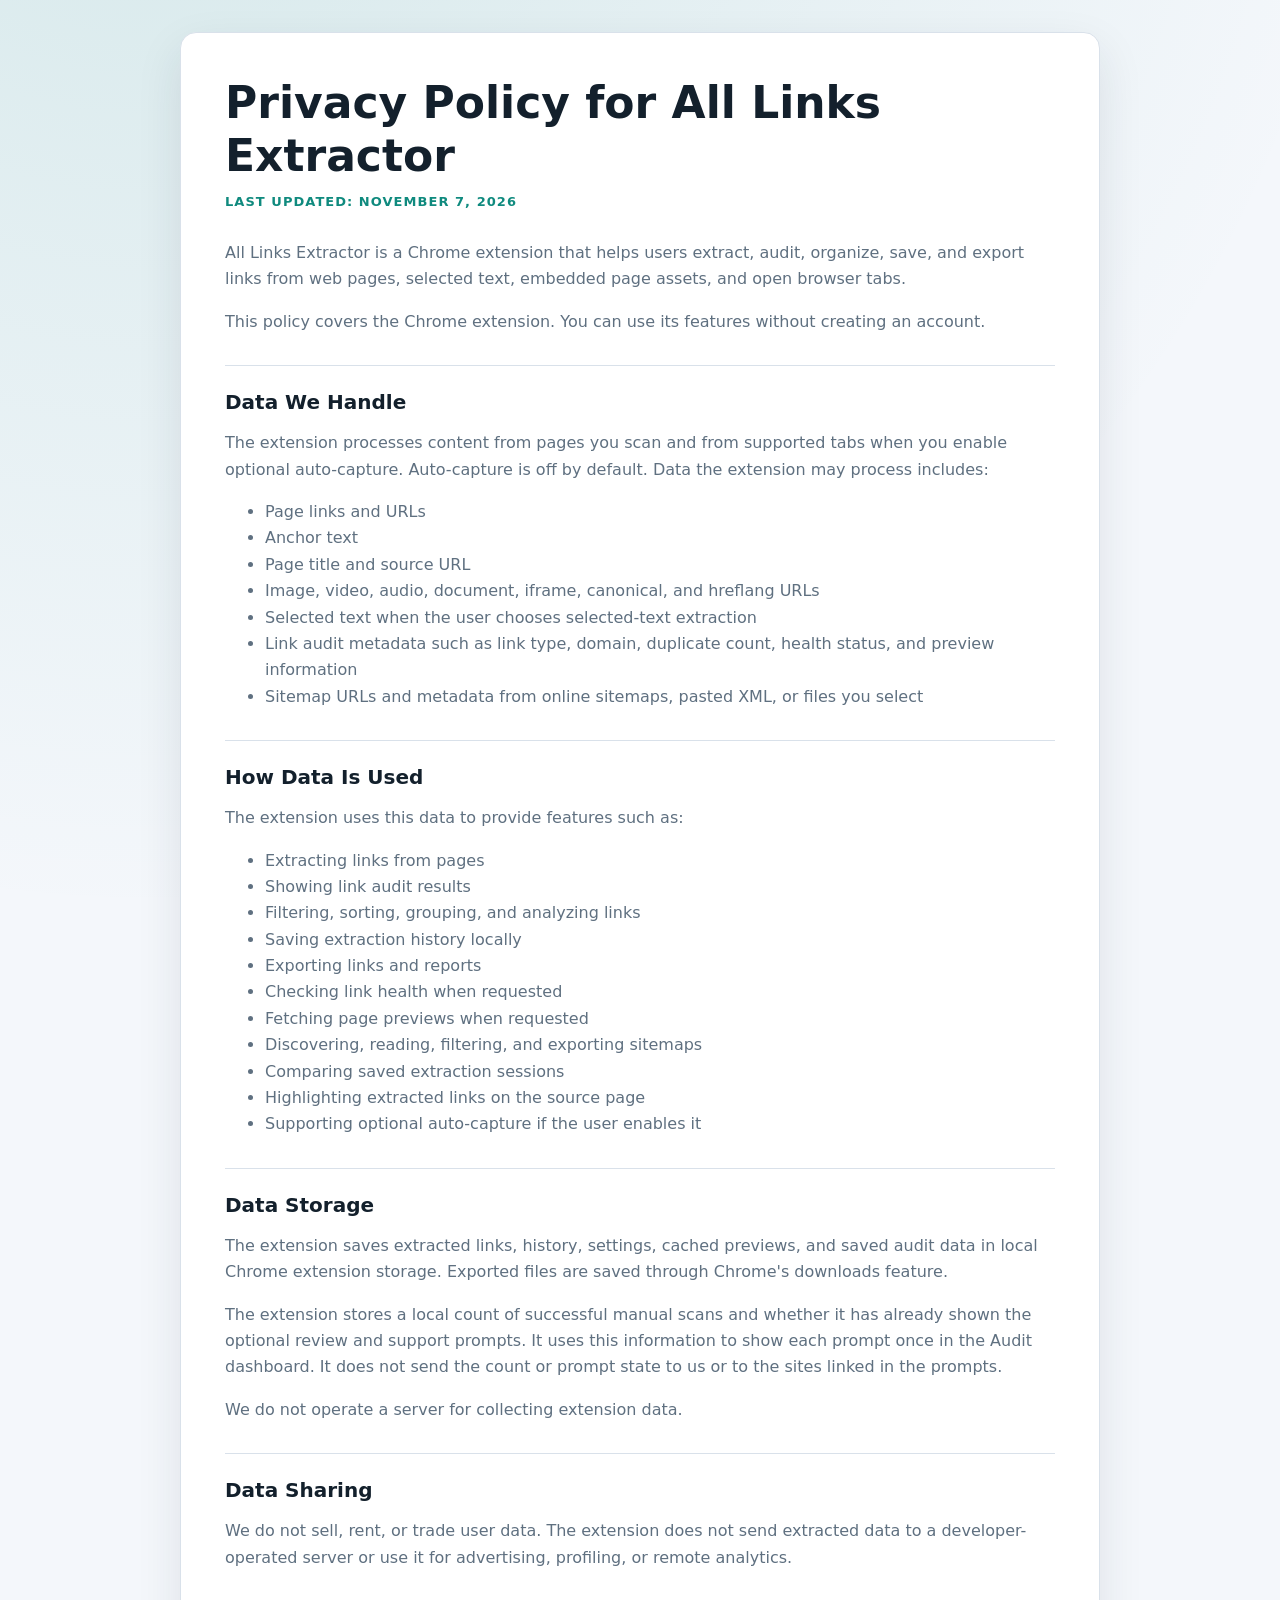
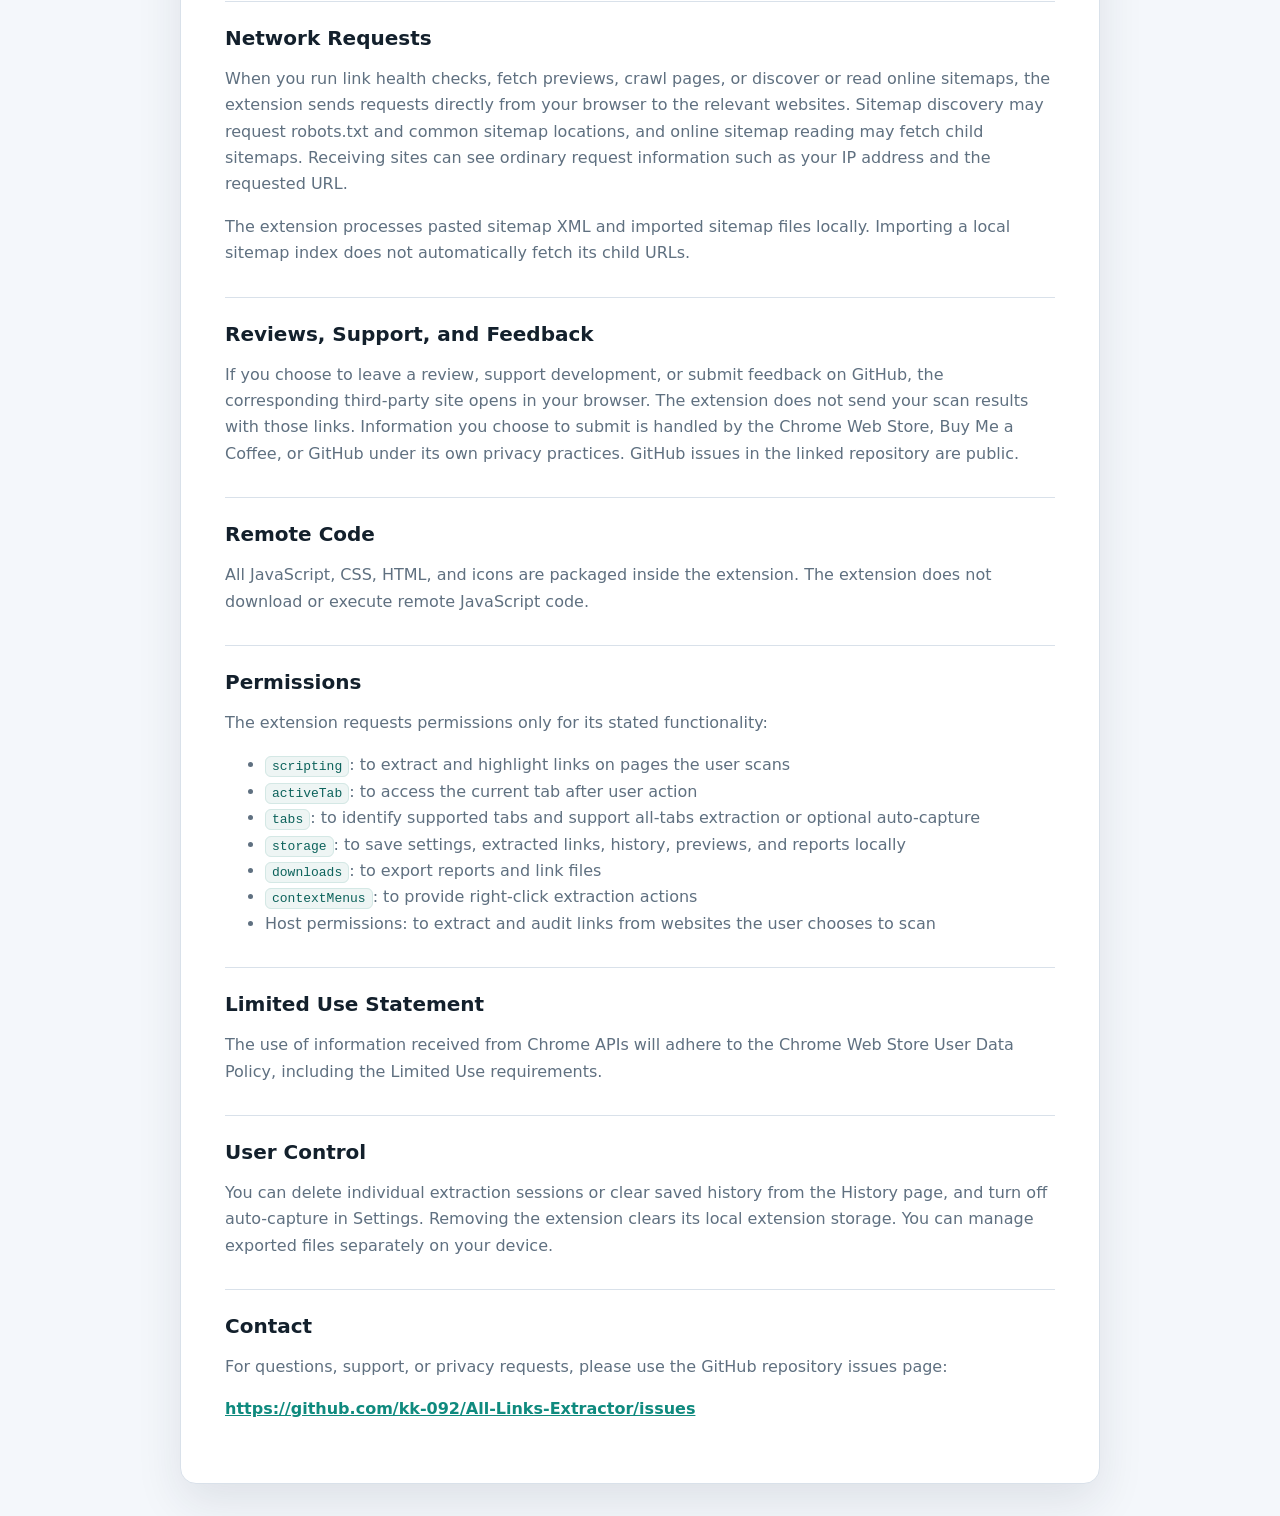
<file: docs/privacy-policy/index.html>
<!doctype html>
<html lang="en">
<head>
  <meta charset="utf-8">
  <meta name="viewport" content="width=device-width, initial-scale=1">
  <title>Privacy Policy - All Links Extractor</title>
  <style>
    :root {
      color-scheme: light;
      --bg: #f4f7fb;
      --card: #ffffff;
      --text: #13202c;
      --muted: #5f7080;
      --border: #d9e1ea;
      --accent: #0f8a7e;
    }

    * {
      box-sizing: border-box;
    }

    body {
      background:
        radial-gradient(circle at 12% -10%, rgba(15, 138, 126, 0.14), transparent 34%),
        var(--bg);
      color: var(--text);
      font-family: ui-sans-serif, system-ui, -apple-system, BlinkMacSystemFont, "Segoe UI Variable", "Segoe UI", "Noto Sans", Arial, sans-serif;
      line-height: 1.65;
      margin: 0;
      padding: 32px 18px;
    }

    main {
      background: var(--card);
      border: 1px solid var(--border);
      border-radius: 16px;
      box-shadow: 0 18px 46px rgba(28, 43, 58, 0.10);
      margin: 0 auto;
      max-width: 920px;
      padding: clamp(22px, 4vw, 44px);
    }

    h1,
    h2 {
      letter-spacing: 0;
      line-height: 1.2;
    }

    h1 {
      font-size: clamp(30px, 5vw, 44px);
      margin: 0 0 8px;
    }

    h2 {
      border-top: 1px solid var(--border);
      font-size: 20px;
      margin: 30px 0 10px;
      padding-top: 24px;
    }

    p,
    li {
      color: var(--muted);
    }

    a {
      color: var(--accent);
      font-weight: 700;
    }

    .updated {
      color: var(--accent);
      font-size: 13px;
      font-weight: 800;
      letter-spacing: 0.08em;
      margin: 0 0 28px;
      text-transform: uppercase;
    }

    code {
      background: #eef5f4;
      border: 1px solid #d4e8e5;
      border-radius: 6px;
      color: #0c625b;
      padding: 2px 6px;
    }
  </style>
</head>
<body>
  <main>
    <h1>Privacy Policy for All Links Extractor</h1>
    <p class="updated">Last updated: November 7, 2026</p>

    <p>All Links Extractor is a Chrome extension that helps users extract, audit, organize, save, and export links from web pages, selected text, embedded page assets, and open browser tabs.</p>
    <p>This policy covers the Chrome extension. You can use its features without creating an account.</p>

    <h2>Data We Handle</h2>
    <p>The extension processes content from pages you scan and from supported tabs when you enable optional auto-capture. Auto-capture is off by default. Data the extension may process includes:</p>
    <ul>
      <li>Page links and URLs</li>
      <li>Anchor text</li>
      <li>Page title and source URL</li>
      <li>Image, video, audio, document, iframe, canonical, and hreflang URLs</li>
      <li>Selected text when the user chooses selected-text extraction</li>
      <li>Link audit metadata such as link type, domain, duplicate count, health status, and preview information</li>
      <li>Sitemap URLs and metadata from online sitemaps, pasted XML, or files you select</li>
    </ul>

    <h2>How Data Is Used</h2>
    <p>The extension uses this data to provide features such as:</p>
    <ul>
      <li>Extracting links from pages</li>
      <li>Showing link audit results</li>
      <li>Filtering, sorting, grouping, and analyzing links</li>
      <li>Saving extraction history locally</li>
      <li>Exporting links and reports</li>
      <li>Checking link health when requested</li>
      <li>Fetching page previews when requested</li>
      <li>Discovering, reading, filtering, and exporting sitemaps</li>
      <li>Comparing saved extraction sessions</li>
      <li>Highlighting extracted links on the source page</li>
      <li>Supporting optional auto-capture if the user enables it</li>
    </ul>

    <h2>Data Storage</h2>
    <p>The extension saves extracted links, history, settings, cached previews, and saved audit data in local Chrome extension storage. Exported files are saved through Chrome's downloads feature.</p>
    <p>The extension stores a local count of successful manual scans and whether it has already shown the optional review and support prompts. It uses this information to show each prompt once in the Audit dashboard. It does not send the count or prompt state to us or to the sites linked in the prompts.</p>
    <p>We do not operate a server for collecting extension data.</p>

    <h2>Data Sharing</h2>
    <p>We do not sell, rent, or trade user data. The extension does not send extracted data to a developer-operated server or use it for advertising, profiling, or remote analytics.</p>

    <h2>Network Requests</h2>
    <p>When you run link health checks, fetch previews, crawl pages, or discover or read online sitemaps, the extension sends requests directly from your browser to the relevant websites. Sitemap discovery may request robots.txt and common sitemap locations, and online sitemap reading may fetch child sitemaps. Receiving sites can see ordinary request information such as your IP address and the requested URL.</p>
    <p>The extension processes pasted sitemap XML and imported sitemap files locally. Importing a local sitemap index does not automatically fetch its child URLs.</p>

    <h2>Reviews, Support, and Feedback</h2>
    <p>If you choose to leave a review, support development, or submit feedback on GitHub, the corresponding third-party site opens in your browser. The extension does not send your scan results with those links. Information you choose to submit is handled by the Chrome Web Store, Buy Me a Coffee, or GitHub under its own privacy practices. GitHub issues in the linked repository are public.</p>

    <h2>Remote Code</h2>
    <p>All JavaScript, CSS, HTML, and icons are packaged inside the extension. The extension does not download or execute remote JavaScript code.</p>

    <h2>Permissions</h2>
    <p>The extension requests permissions only for its stated functionality:</p>
    <ul>
      <li><code>scripting</code>: to extract and highlight links on pages the user scans</li>
      <li><code>activeTab</code>: to access the current tab after user action</li>
      <li><code>tabs</code>: to identify supported tabs and support all-tabs extraction or optional auto-capture</li>
      <li><code>storage</code>: to save settings, extracted links, history, previews, and reports locally</li>
      <li><code>downloads</code>: to export reports and link files</li>
      <li><code>contextMenus</code>: to provide right-click extraction actions</li>
      <li>Host permissions: to extract and audit links from websites the user chooses to scan</li>
    </ul>

    <h2>Limited Use Statement</h2>
    <p>The use of information received from Chrome APIs will adhere to the Chrome Web Store User Data Policy, including the Limited Use requirements.</p>

    <h2>User Control</h2>
    <p>You can delete individual extraction sessions or clear saved history from the History page, and turn off auto-capture in Settings. Removing the extension clears its local extension storage. You can manage exported files separately on your device.</p>

    <h2>Contact</h2>
    <p>For questions, support, or privacy requests, please use the GitHub repository issues page:</p>
    <p><a href="https://github.com/kk-092/All-Links-Extractor/issues">https://github.com/kk-092/All-Links-Extractor/issues</a></p>
  </main>
</body>
</html>
</file>
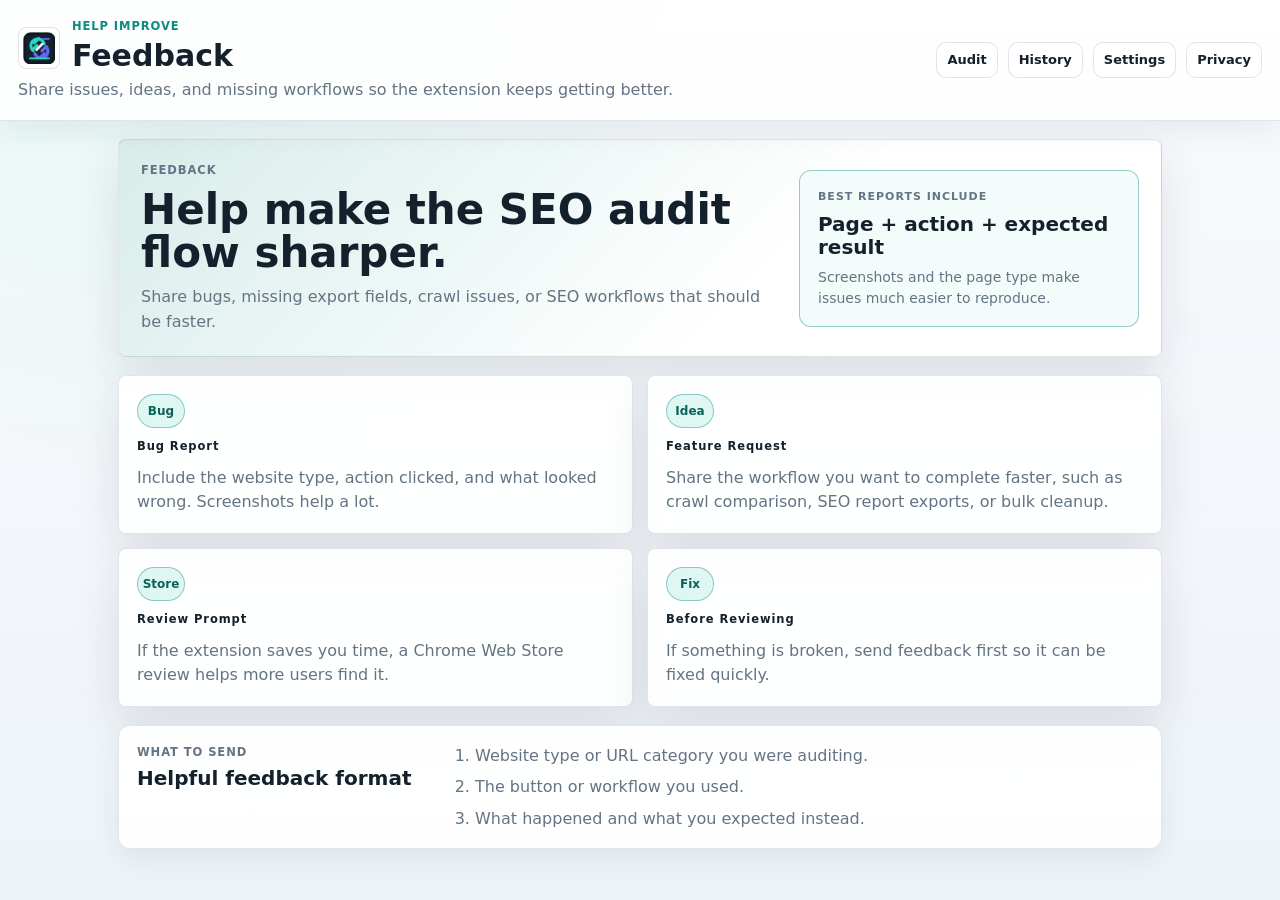
<file: feedback.html>
<!DOCTYPE html>
<html lang="en">
<head>
  <meta charset="UTF-8">
  <meta name="viewport" content="width=device-width, initial-scale=1.0">
  <title>Feedback</title>
  <link href="/css/bootstrap.min.css" rel="stylesheet">
  <link rel="stylesheet" href="/css/styles.css">
</head>
<body>
  <header class="app-header">
    <div class="header-main">
      <div class="header-copy">
        <div class="page-title-lockup">
          <img class="page-logo" src="/icons/icon48.png" alt="All Links Extractor logo">
          <div>
            <span class="header-kicker">Help Improve</span>
            <h1>Feedback</h1>
          </div>
        </div>
        <p class="source-summary">Share issues, ideas, and missing workflows so the extension keeps getting better.</p>
      </div>
      <div class="header-actions">
        <a class="btn btn-outline-secondary page-nav-link" href="/result.html">Audit</a>
        <a class="btn btn-outline-secondary page-nav-link" href="/history.html">History</a>
        <a class="btn btn-outline-secondary page-nav-link" href="/settings.html">Settings</a>
        <a class="btn btn-outline-secondary page-nav-link" href="/privacy.html">Privacy</a>
      </div>
    </div>
  </header>

  <main class="app-shell trust-shell">
    <section class="trust-hero trust-hero-split">
      <div>
        <span class="control-label">Feedback</span>
        <h2>Help make the SEO audit flow sharper.</h2>
        <p>Share bugs, missing export fields, crawl issues, or SEO workflows that should be faster.</p>
      </div>
      <div class="trust-summary-card">
        <span>Best reports include</span>
        <strong>Page + action + expected result</strong>
        <small>Screenshots and the page type make issues much easier to reproduce.</small>
      </div>
    </section>

    <section class="trust-grid">
      <article class="trust-card">
        <span class="trust-icon" aria-hidden="true">Bug</span>
        <span class="settings-title">Bug Report</span>
        <p>Include the website type, action clicked, and what looked wrong. Screenshots help a lot.</p>
      </article>
      <article class="trust-card">
        <span class="trust-icon" aria-hidden="true">Idea</span>
        <span class="settings-title">Feature Request</span>
        <p>Share the workflow you want to complete faster, such as crawl comparison, SEO report exports, or bulk cleanup.</p>
      </article>
      <article class="trust-card">
        <span class="trust-icon" aria-hidden="true">Store</span>
        <span class="settings-title">Review Prompt</span>
        <p>If the extension saves you time, a Chrome Web Store review helps more users find it.</p>
      </article>
      <article class="trust-card">
        <span class="trust-icon" aria-hidden="true">Fix</span>
        <span class="settings-title">Before Reviewing</span>
        <p>If something is broken, send feedback first so it can be fixed quickly.</p>
      </article>
    </section>

    <section class="feedback-guide">
      <div>
        <span class="control-label">What to send</span>
        <strong>Helpful feedback format</strong>
      </div>
      <ol>
        <li>Website type or URL category you were auditing.</li>
        <li>The button or workflow you used.</li>
        <li>What happened and what you expected instead.</li>
      </ol>
    </section>
  </main>
  <script src="/js/i18n.js"></script>
  <script src="/js/page-theme.js"></script>
</body>
</html>
</file>
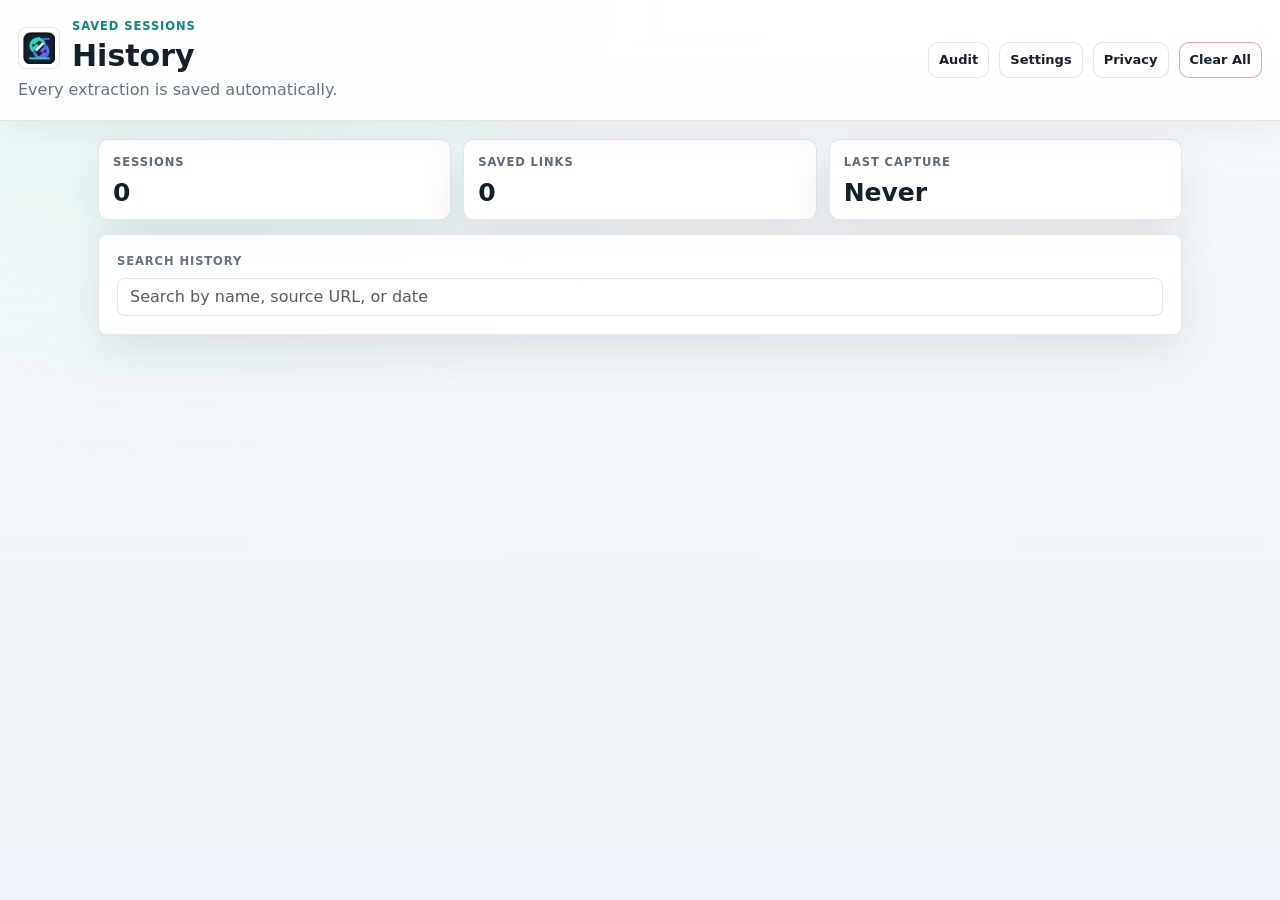
<file: history.html>
<!DOCTYPE html>
<html lang="en">
<head>
  <meta charset="UTF-8">
  <meta name="viewport" content="width=device-width, initial-scale=1.0">
  <title>Link History</title>
  <link href="/css/bootstrap.min.css" rel="stylesheet">
  <link rel="stylesheet" href="/css/styles.css">
</head>
<body>
  <header class="app-header">
    <div class="header-main">
      <div class="header-copy">
        <div class="page-title-lockup">
          <img class="page-logo" src="/icons/icon48.png" alt="All Links Extractor logo">
          <div>
            <span class="header-kicker">Saved Sessions</span>
            <h1>History</h1>
          </div>
        </div>
        <p class="source-summary">Every extraction is saved automatically.</p>
      </div>
      <div class="header-actions">
        <a class="btn btn-outline-secondary page-nav-link" href="/result.html" title="Open the current audit workspace." aria-label="Open audit page">Audit</a>
        <a class="btn btn-outline-secondary page-nav-link" href="/settings.html" title="Change theme, defaults, and page behavior." aria-label="Open extension settings">Settings</a>
        <a class="btn btn-outline-secondary page-nav-link" href="/privacy.html" title="View privacy and permission details." aria-label="Open privacy and permissions page">Privacy</a>
        <button id="clearHistory" class="btn btn-outline-danger" title="Delete all saved extraction sessions." aria-label="Clear all saved history">Clear All</button>
      </div>
    </div>
  </header>

  <main class="app-shell history-shell">
    <section class="history-overview" aria-label="History overview">
      <div class="history-stat">
        <span>Sessions</span>
        <strong id="historySessionCount">0</strong>
      </div>
      <div class="history-stat">
        <span>Saved Links</span>
        <strong id="historyLinkCount">0</strong>
      </div>
      <div class="history-stat">
        <span>Last Capture</span>
        <strong id="historyLastCapture">Never</strong>
      </div>
    </section>

    <section class="toolbar history-toolbar" aria-label="History controls">
      <div class="search-row">
        <label class="control-label" for="historySearch">Search History</label>
        <input id="historySearch" class="form-control" type="search" placeholder="Search by name, source URL, or date" title="Search saved sessions by name, URL, or capture date.">
      </div>
    </section>

    <div id="emptyHistory" class="alert alert-secondary d-none" role="status">
      <strong>No saved sessions yet.</strong>
      <span>Run an extraction from the popup and it will appear here automatically. Use meaningful names later with Rename.</span>
    </div>
    <div id="historyContainer" class="history-page-list"></div>
  </main>

  <script src="/js/i18n.js"></script>
  <script src="/js/history.js"></script>
</body>
</html>
</file>
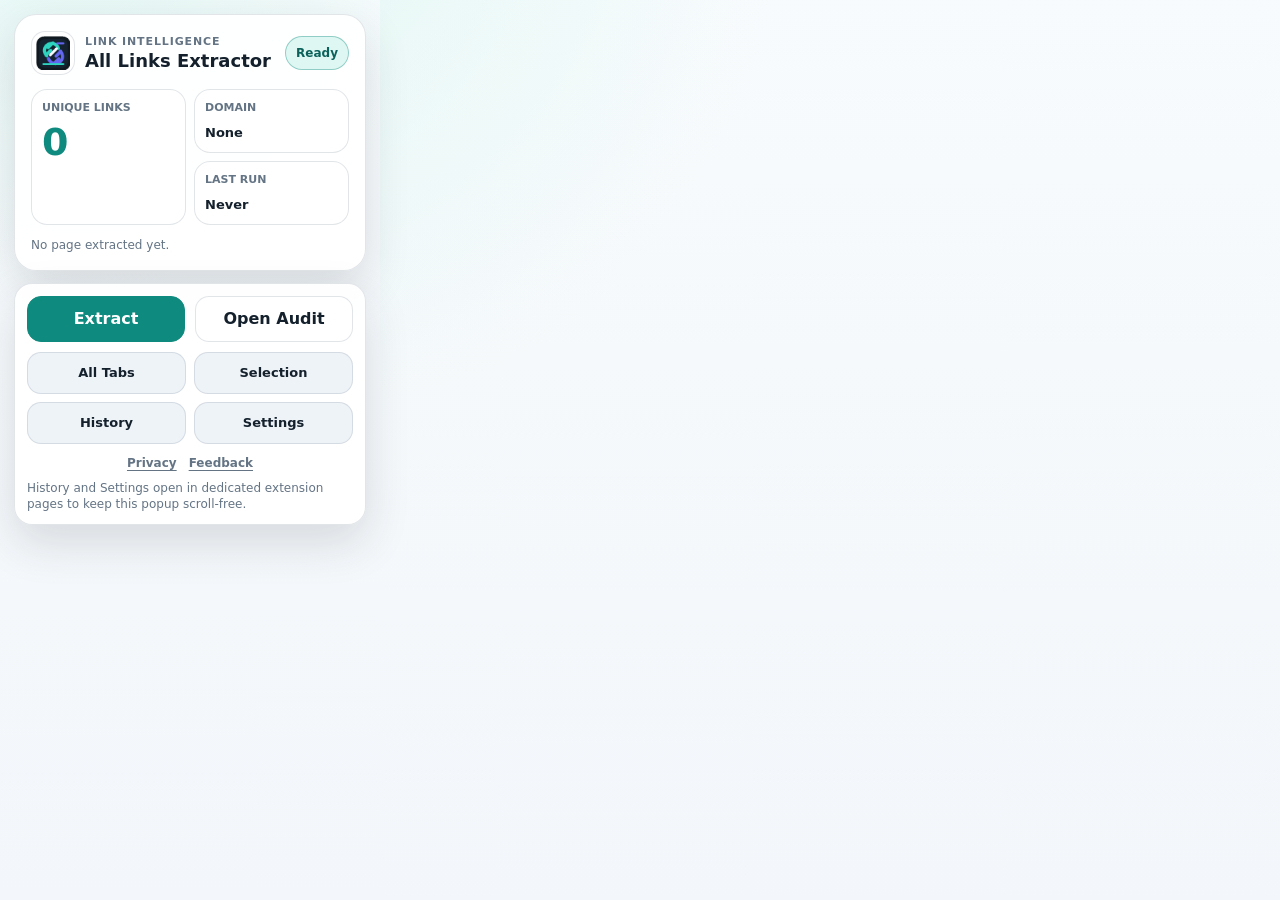
<file: popup.html>
<!DOCTYPE html>
<html lang="en">
<head>
  <meta charset="UTF-8" />
  <meta name="viewport" content="width=device-width, initial-scale=1.0"/>
  <title>All Links Extractor</title>
  <link href="/css/bootstrap.min.css" rel="stylesheet" />
  <style>
    :root {
      --bg: #f3f6fa;
      --panel: rgba(255, 255, 255, 0.92);
      --panel-solid: #ffffff;
      --panel-soft: #eef3f8;
      --text: #14212d;
      --muted: #647484;
      --border: rgba(93, 111, 129, 0.18);
      --shadow: 0 18px 46px rgba(25, 39, 53, 0.14);
      --accent: #0f8a7e;
      --accent-strong: #0b625b;
      --accent-soft: #dff7f2;
    }

    :root[data-theme="dark"] {
      --bg: #121a23;
      --panel: rgba(27, 38, 50, 0.94);
      --panel-solid: #1b2632;
      --panel-soft: #243342;
      --text: #f4f8fb;
      --muted: #c1ced8;
      --border: rgba(205, 219, 231, 0.16);
      --shadow: 0 18px 52px rgba(0, 0, 0, 0.34);
      --accent: #24c7b8;
      --accent-strong: #7deee4;
      --accent-soft: rgba(36, 199, 184, 0.16);
    }

    :root[data-accent="indigo"] {
      --accent: #5b57e8;
      --accent-strong: #3730a3;
      --accent-soft: #e7e7ff;
    }

    :root[data-theme="dark"][data-accent="indigo"] {
      --accent: #8b87ff;
      --accent-strong: #c8c6ff;
      --accent-soft: rgba(139, 135, 255, 0.17);
    }

    :root[data-accent="rose"] {
      --accent: #d93661;
      --accent-strong: #9f1239;
      --accent-soft: #ffe8ee;
    }

    :root[data-theme="dark"][data-accent="rose"] {
      --accent: #ff7f9d;
      --accent-strong: #ffc1d0;
      --accent-soft: rgba(255, 127, 157, 0.16);
    }

    :root[data-accent="amber"] {
      --accent: #b77910;
      --accent-strong: #7c4d06;
      --accent-soft: #fff0cc;
    }

    :root[data-theme="dark"][data-accent="amber"] {
      --accent: #f2b84b;
      --accent-strong: #ffe1a3;
      --accent-soft: rgba(242, 184, 75, 0.16);
    }

    * {
      box-sizing: border-box;
    }

    html {
      background: var(--bg);
      margin: 0;
      min-height: 100%;
      padding: 0;
      width: 380px;
    }

    body {
      background:
        radial-gradient(circle at 18% -12%, color-mix(in srgb, var(--accent-soft), transparent 12%), transparent 38%),
        linear-gradient(180deg, #f8fbfd 0%, var(--bg) 100%),
        var(--bg);
      color: var(--text);
      -webkit-font-smoothing: antialiased;
      font-family: ui-sans-serif, system-ui, -apple-system, BlinkMacSystemFont, "Segoe UI Variable", "Segoe UI", "Noto Sans", Arial, sans-serif;
      font-weight: 450;
      margin: 0;
      min-height: 100vh;
      overflow: hidden;
      text-rendering: optimizeLegibility;
      width: 380px;
    }

    body::before {
      background:
        radial-gradient(circle at 18% -12%, color-mix(in srgb, var(--accent-soft), transparent 12%), transparent 38%),
        linear-gradient(180deg, #f8fbfd 0%, var(--bg) 100%),
        var(--bg);
      content: "";
      inset: -12px;
      pointer-events: none;
      position: fixed;
      z-index: -1;
    }

    :root[data-theme="dark"] html {
      background: var(--bg);
    }

    :root[data-theme="dark"] body {
      background:
        radial-gradient(circle at 18% -12%, color-mix(in srgb, var(--accent), transparent 76%), transparent 38%),
        linear-gradient(180deg, #182331 0%, var(--bg) 100%),
        var(--bg);
    }

    :root[data-theme="dark"] body::before {
      background:
        radial-gradient(circle at 18% -12%, color-mix(in srgb, var(--accent), transparent 76%), transparent 38%),
        linear-gradient(180deg, #182331 0%, var(--bg) 100%),
        var(--bg);
    }

    button {
      font: inherit;
    }

    .popup-shell {
      padding: 14px;
    }

    .brand-card,
    .panel {
      background: var(--panel);
      border: 1px solid var(--border);
      box-shadow: var(--shadow);
      backdrop-filter: blur(18px);
    }

    .brand-card {
      animation: popupFadeUp 340ms cubic-bezier(0.2, 0.8, 0.2, 1) both;
      border-radius: 22px;
      padding: 16px;
    }

    .brand-top {
      align-items: center;
      display: flex;
      gap: 12px;
      justify-content: space-between;
    }

    .brand-lockup {
      align-items: center;
      display: flex;
      gap: 10px;
      min-width: 0;
    }

    .brand-mark {
      align-items: center;
      background: var(--panel-solid);
      border: 1px solid var(--border);
      border-radius: 14px;
      display: inline-flex;
      height: 44px;
      justify-content: center;
      overflow: hidden;
      width: 44px;
    }

    .brand-mark img {
      display: block;
      height: 34px;
      width: 34px;
    }

    .eyebrow {
      color: var(--muted);
      display: block;
      font-size: 11px;
      font-weight: 720;
      letter-spacing: 0.08em;
      text-transform: uppercase;
    }

    .brand-title {
      color: var(--text);
      font-size: 18px;
      font-weight: 760;
      line-height: 1.15;
      margin: 0;
    }

    .status-pill {
      align-items: center;
      animation: popupPop 260ms cubic-bezier(0.2, 0.8, 0.2, 1) both;
      background: var(--accent-soft);
      border: 1px solid color-mix(in srgb, var(--accent), transparent 62%);
      border-radius: 999px;
      color: var(--accent-strong);
      display: inline-flex;
      font-size: 12px;
      font-weight: 700;
      gap: 7px;
      padding: 7px 10px;
      white-space: nowrap;
    }

    .status-pill.is-loading::before {
      animation: spin 0.82s linear infinite;
      border: 2px solid color-mix(in srgb, var(--accent), transparent 65%);
      border-top-color: var(--accent);
      border-radius: 999px;
      content: "";
      display: inline-block;
      height: 13px;
      width: 13px;
    }

    :root[data-theme="dark"] .status-pill {
      color: var(--accent-strong);
    }

    .metric-board {
      display: grid;
      gap: 8px;
      grid-template-columns: 1fr 1fr;
      margin-top: 14px;
    }

    .metric-card {
      animation: popupScaleIn 280ms cubic-bezier(0.2, 0.8, 0.2, 1) both;
      background: var(--panel-solid);
      border: 1px solid var(--border);
      border-radius: 16px;
      min-width: 0;
      padding: 10px;
    }

    .metric-card.primary {
      grid-row: span 2;
    }

    .metric-card:nth-child(2) {
      animation-delay: 35ms;
    }

    .metric-card:nth-child(3) {
      animation-delay: 70ms;
    }

    .metric-label {
      color: var(--muted);
      display: block;
      font-size: 11px;
      font-weight: 720;
      margin-bottom: 6px;
      text-transform: uppercase;
    }

    .metric-value {
      color: var(--text);
      display: block;
      font-size: 13px;
      font-weight: 650;
      overflow: hidden;
      text-overflow: ellipsis;
      white-space: nowrap;
    }

    .metric-card.primary .metric-value {
      color: var(--accent);
      font-size: 38px;
      font-weight: 820;
      line-height: 1;
    }

    :root[data-theme="dark"] .metric-card.primary .metric-value {
      color: #93fff0;
    }

    .source-line {
      color: var(--muted);
      font-size: 12px;
      line-height: 1.4;
      margin: 12px 0 0;
      max-height: 34px;
      overflow: hidden;
    }

    .panel {
      animation: popupFadeUp 340ms cubic-bezier(0.2, 0.8, 0.2, 1) 80ms both;
      border-radius: 18px;
      margin-top: 12px;
      padding: 12px;
    }

    .action-grid {
      display: grid;
      gap: 10px;
      grid-template-columns: 1fr 1fr;
    }

    .popup-action-button {
      align-items: center;
      border-radius: 14px;
      display: inline-flex;
      font-weight: 680;
      justify-content: center;
      min-height: 46px;
      padding: 10px 12px;
      transition: background-color 160ms ease, border-color 160ms ease, box-shadow 180ms ease, color 160ms ease, transform 180ms cubic-bezier(0.2, 0.8, 0.2, 1);
    }

    .btn-accent {
      background: var(--accent);
      border: 1px solid var(--accent);
      color: #ffffff;
    }

    .btn-quiet {
      background: var(--panel-solid);
      border: 1px solid var(--border);
      color: var(--text);
    }

    .popup-action-button:hover,
    .popup-action-button:focus-visible,
    .quick-button:hover,
    .quick-button:focus-visible {
      transform: translateY(-1px);
    }

    .popup-action-button:active,
    .quick-button:active {
      transform: translateY(0);
    }

    .btn-accent:hover {
      background: var(--accent-strong);
      border-color: var(--accent-strong);
    }

    .btn-quiet:hover,
    .quick-button:hover {
      background: var(--panel-soft);
      border-color: color-mix(in srgb, var(--accent), transparent 48%);
      color: var(--accent-strong);
    }

    :root[data-theme="dark"] .btn-quiet:hover,
    :root[data-theme="dark"] .quick-button:hover {
      color: #d5fff8;
    }

    .quick-grid {
      display: grid;
      gap: 8px;
      grid-template-columns: 1fr 1fr;
      margin-top: 10px;
    }

    .quick-button {
      background: var(--panel-soft);
      border: 1px solid var(--border);
      border-radius: 14px;
      color: var(--text);
      font-size: 13px;
      font-weight: 650;
      min-height: 42px;
      transition: background-color 160ms ease, border-color 160ms ease, box-shadow 180ms ease, color 160ms ease, transform 180ms cubic-bezier(0.2, 0.8, 0.2, 1);
    }

    .popup-action-button.is-busy,
    .quick-button.is-busy {
      cursor: wait;
      opacity: 0.78;
      pointer-events: none;
      transform: none;
    }

    .popup-action-button.is-busy::before,
    .quick-button.is-busy::before {
      animation: spin 0.82s linear infinite;
      border: 2px solid rgba(255, 255, 255, 0.55);
      border-top-color: #ffffff;
      border-radius: 999px;
      content: "";
      display: inline-block;
      height: 14px;
      margin-right: 7px;
      vertical-align: -2px;
      width: 14px;
    }

    .quick-button.is-busy::before {
      border-color: color-mix(in srgb, var(--accent), transparent 65%);
      border-top-color: var(--accent);
    }

    @keyframes spin {
      to {
        transform: rotate(360deg);
      }
    }

    @keyframes popupFadeUp {
      from {
        opacity: 0;
        transform: translateY(10px);
      }

      to {
        opacity: 1;
        transform: translateY(0);
      }
    }

    @keyframes popupScaleIn {
      from {
        opacity: 0;
        transform: scale(0.985);
      }

      to {
        opacity: 1;
        transform: scale(1);
      }
    }

    @keyframes popupPop {
      from {
        opacity: 0;
        transform: scale(0.96);
      }

      to {
        opacity: 1;
        transform: scale(1);
      }
    }

    .setting-hint {
      color: var(--muted);
      display: block;
      font-size: 12px;
      font-weight: 500;
      line-height: 1.35;
      margin-top: 8px;
    }

    .popup-link-row {
      display: flex;
      gap: 12px;
      justify-content: center;
      margin-top: 10px;
    }

    .popup-text-link {
      background: transparent;
      border: 0;
      color: var(--muted);
      font-size: 12px;
      font-weight: 650;
      min-height: auto;
      padding: 0;
      text-decoration: underline;
      text-underline-offset: 3px;
    }

    .popup-text-link:hover,
    .popup-text-link:focus-visible {
      color: var(--accent-strong);
    }

    .toast-stack {
      bottom: 14px;
      display: grid;
      gap: 8px;
      left: 14px;
      pointer-events: none;
      position: fixed;
      right: 14px;
      z-index: 50;
    }

    .toast-message {
      animation: popupFadeUp 220ms cubic-bezier(0.2, 0.8, 0.2, 1) both;
      background: var(--panel-solid);
      border: 1px solid var(--border);
      border-left: 4px solid var(--accent);
      border-radius: 14px;
      box-shadow: var(--shadow);
      color: var(--text);
      font-size: 13px;
      font-weight: 650;
      padding: 10px 12px;
    }

    .app-tooltip {
      background: linear-gradient(145deg, color-mix(in srgb, var(--panel-solid), #ffffff 10%), var(--panel));
      border: 1px solid color-mix(in srgb, var(--accent), transparent 55%);
      border-radius: 10px;
      box-shadow: var(--shadow);
      color: var(--text);
      font-size: 12px;
      font-weight: 650;
      left: 0;
      line-height: 1.35;
      max-width: min(290px, calc(100vw - 20px));
      opacity: 0;
      padding: 9px 11px;
      pointer-events: none;
      position: fixed;
      top: 0;
      transform: translateY(3px) scale(0.98);
      transition: opacity 120ms ease, transform 120ms ease;
      z-index: 9999;
    }

    .app-tooltip::after {
      background: inherit;
      border: inherit;
      content: "";
      height: 10px;
      left: 50%;
      position: absolute;
      transform: translateX(-50%) rotate(45deg);
      width: 10px;
      z-index: -1;
    }

    .app-tooltip[data-placement="top"]::after {
      bottom: -5px;
      border-left: 0;
      border-top: 0;
    }

    .app-tooltip[data-placement="bottom"]::after {
      top: -5px;
      border-bottom: 0;
      border-right: 0;
    }

    .app-tooltip[data-visible="true"] {
      opacity: 1;
      transform: translateY(0) scale(1);
    }

    :root[data-theme="dark"] .app-tooltip {
      background: linear-gradient(145deg, color-mix(in srgb, var(--panel-solid), #ffffff 4%), var(--panel));
      border-color: color-mix(in srgb, var(--accent), transparent 42%);
      box-shadow: 0 18px 44px rgba(0, 0, 0, 0.44);
    }

    @media (prefers-reduced-motion: reduce) {
      *,
      *::before,
      *::after {
        animation-duration: 1ms !important;
        animation-iteration-count: 1 !important;
        transition-duration: 1ms !important;
      }
    }
  </style>
</head>
<body>
  <main class="popup-shell">
    <section class="brand-card">
      <div class="brand-top">
        <div class="brand-lockup">
          <div class="brand-mark">
            <img src="/icons/icon48.png" alt="All Links Extractor logo">
          </div>
          <div>
            <span class="eyebrow">Link Intelligence</span>
            <h1 class="brand-title">All Links Extractor</h1>
          </div>
        </div>
        <div id="statusPill" class="status-pill">Ready</div>
      </div>

      <div class="metric-board">
        <div class="metric-card primary">
          <span class="metric-label">Unique Links</span>
          <span id="linkCount" class="metric-value">0</span>
        </div>
        <div class="metric-card">
          <span class="metric-label">Domain</span>
          <span id="sourceDomainValue" class="metric-value">None</span>
        </div>
        <div class="metric-card">
          <span class="metric-label">Last Run</span>
          <span id="lastExtractedValue" class="metric-value">Never</span>
        </div>
      </div>
      <p id="sourceInfo" class="source-line">No page extracted yet.</p>
    </section>

    <section class="panel">
      <div class="action-grid">
        <button id="extractLinks" class="popup-action-button btn-accent" title="Extract and save all links from the current page." aria-label="Extract and save all links from the current page">Extract</button>
        <button id="openResults" class="popup-action-button btn-quiet" title="Open the full audit page with filters, exports, reports, and health checks." aria-label="Open the full audit page">Open Audit</button>
      </div>
      <div class="quick-grid">
        <button id="extractAllTabs" class="quick-button" type="button" title="Extract links from every HTTP or HTTPS tab in this window." aria-label="Extract links from all open tabs">All Tabs</button>
        <button id="extractSelection" class="quick-button" type="button" title="Extract links from the text currently selected on the page." aria-label="Extract links from selected text">Selection</button>
        <button id="openHistory" class="quick-button" type="button" title="Open saved extraction sessions." aria-label="Open saved extraction history">History</button>
        <button id="openSettings" class="quick-button" type="button" title="Change theme, defaults, and page behavior." aria-label="Open extension settings">Settings</button>
      </div>
      <div class="popup-link-row">
        <button id="openPrivacy" class="popup-text-link" type="button">Privacy</button>
        <button id="openFeedback" class="popup-text-link" type="button">Feedback</button>
      </div>
      <span class="setting-hint">History and Settings open in dedicated extension pages to keep this popup scroll-free.</span>
    </section>
  </main>

  <script src="/js/i18n.js"></script>
  <script src="/js/popup.js"></script>
</body>
</html>
</file>
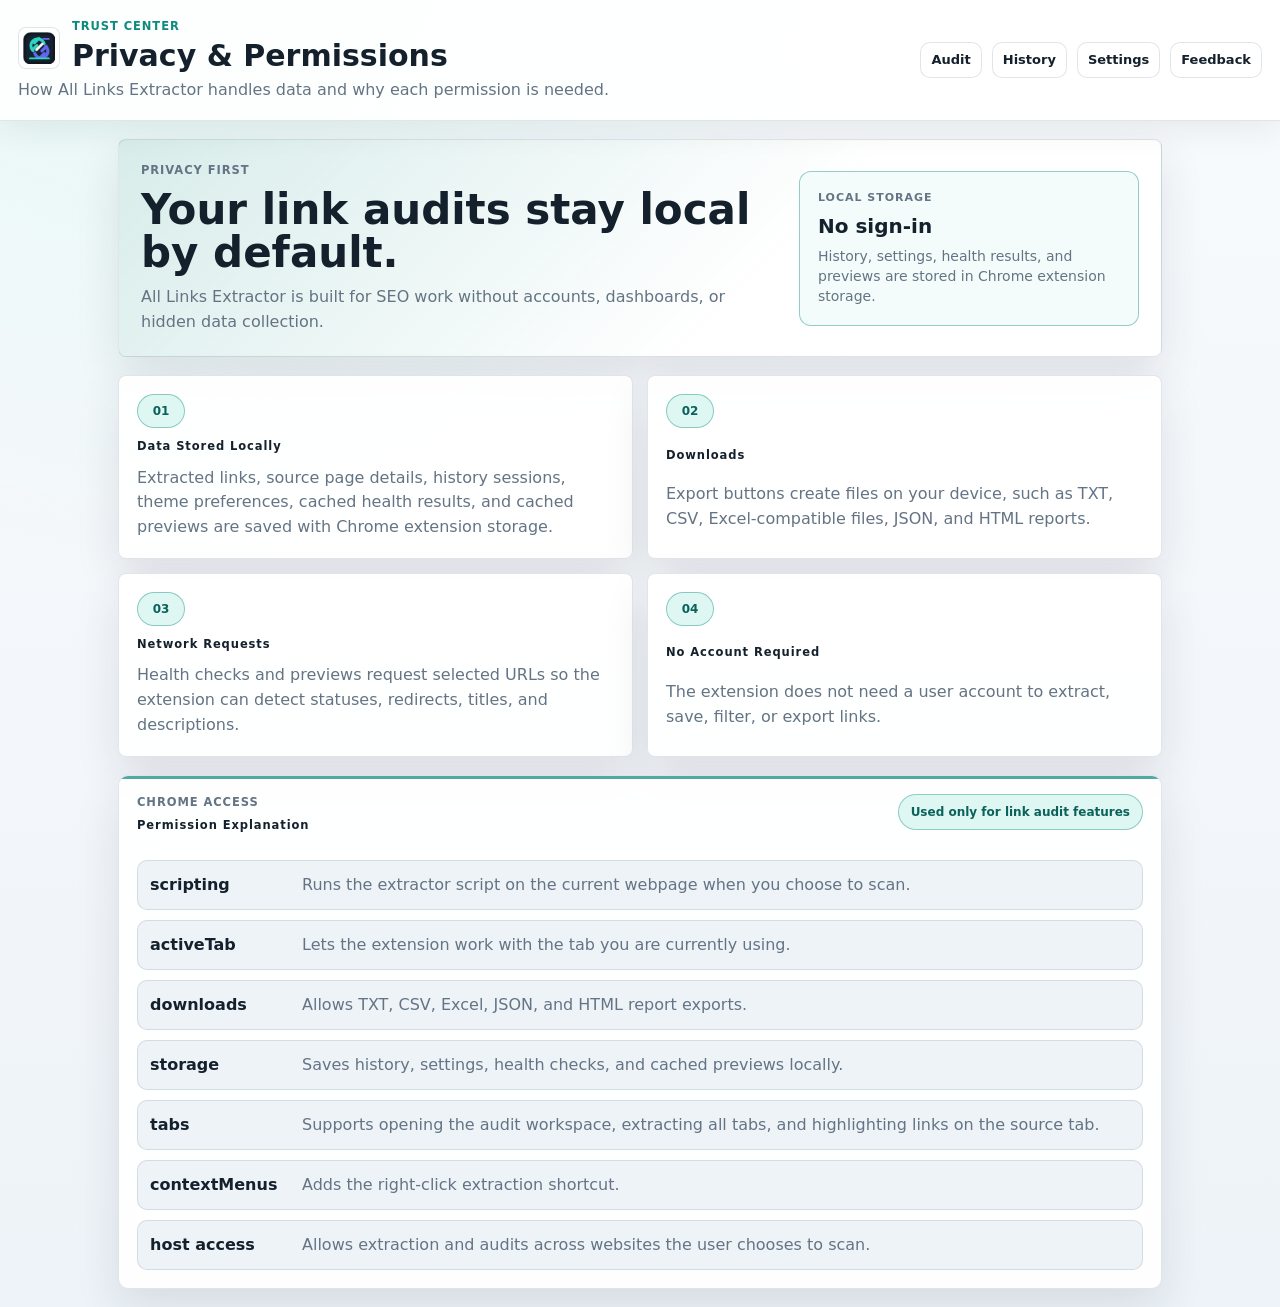
<file: privacy.html>
<!DOCTYPE html>
<html lang="en">
<head>
  <meta charset="UTF-8">
  <meta name="viewport" content="width=device-width, initial-scale=1.0">
  <title>Privacy & Permissions</title>
  <link href="/css/bootstrap.min.css" rel="stylesheet">
  <link rel="stylesheet" href="/css/styles.css">
</head>
<body>
  <header class="app-header">
    <div class="header-main">
      <div class="header-copy">
        <div class="page-title-lockup">
          <img class="page-logo" src="/icons/icon48.png" alt="All Links Extractor logo">
          <div>
            <span class="header-kicker">Trust Center</span>
            <h1>Privacy & Permissions</h1>
          </div>
        </div>
        <p class="source-summary">How All Links Extractor handles data and why each permission is needed.</p>
      </div>
      <div class="header-actions">
        <a class="btn btn-outline-secondary page-nav-link" href="/result.html">Audit</a>
        <a class="btn btn-outline-secondary page-nav-link" href="/history.html">History</a>
        <a class="btn btn-outline-secondary page-nav-link" href="/settings.html">Settings</a>
        <a class="btn btn-outline-secondary page-nav-link" href="/feedback.html">Feedback</a>
      </div>
    </div>
  </header>

  <main class="app-shell trust-shell">
    <section class="trust-hero trust-hero-split">
      <div>
        <span class="control-label">Privacy First</span>
        <h2>Your link audits stay local by default.</h2>
        <p>All Links Extractor is built for SEO work without accounts, dashboards, or hidden data collection.</p>
      </div>
      <div class="trust-summary-card" aria-label="Privacy summary">
        <span>Local storage</span>
        <strong>No sign-in</strong>
        <small>History, settings, health results, and previews are stored in Chrome extension storage.</small>
      </div>
    </section>

    <section class="trust-grid">
      <article class="trust-card">
        <span class="trust-icon" aria-hidden="true">01</span>
        <span class="settings-title">Data Stored Locally</span>
        <p>Extracted links, source page details, history sessions, theme preferences, cached health results, and cached previews are saved with Chrome extension storage.</p>
      </article>
      <article class="trust-card">
        <span class="trust-icon" aria-hidden="true">02</span>
        <span class="settings-title">Downloads</span>
        <p>Export buttons create files on your device, such as TXT, CSV, Excel-compatible files, JSON, and HTML reports.</p>
      </article>
      <article class="trust-card">
        <span class="trust-icon" aria-hidden="true">03</span>
        <span class="settings-title">Network Requests</span>
        <p>Health checks and previews request selected URLs so the extension can detect statuses, redirects, titles, and descriptions.</p>
      </article>
      <article class="trust-card">
        <span class="trust-icon" aria-hidden="true">04</span>
        <span class="settings-title">No Account Required</span>
        <p>The extension does not need a user account to extract, save, filter, or export links.</p>
      </article>
    </section>

    <section class="settings-panel settings-wide permission-panel">
      <div class="section-heading-row">
        <div>
          <span class="control-label">Chrome Access</span>
          <span class="settings-title">Permission Explanation</span>
        </div>
        <span class="soft-badge">Used only for link audit features</span>
      </div>
      <div class="permission-list">
        <div><strong>scripting</strong><span>Runs the extractor script on the current webpage when you choose to scan.</span></div>
        <div><strong>activeTab</strong><span>Lets the extension work with the tab you are currently using.</span></div>
        <div><strong>downloads</strong><span>Allows TXT, CSV, Excel, JSON, and HTML report exports.</span></div>
        <div><strong>storage</strong><span>Saves history, settings, health checks, and cached previews locally.</span></div>
        <div><strong>tabs</strong><span>Supports opening the audit workspace, extracting all tabs, and highlighting links on the source tab.</span></div>
        <div><strong>contextMenus</strong><span>Adds the right-click extraction shortcut.</span></div>
        <div><strong>host access</strong><span>Allows extraction and audits across websites the user chooses to scan.</span></div>
      </div>
    </section>
  </main>
  <script src="/js/i18n.js"></script>
  <script src="/js/page-theme.js"></script>
</body>
</html>
</file>
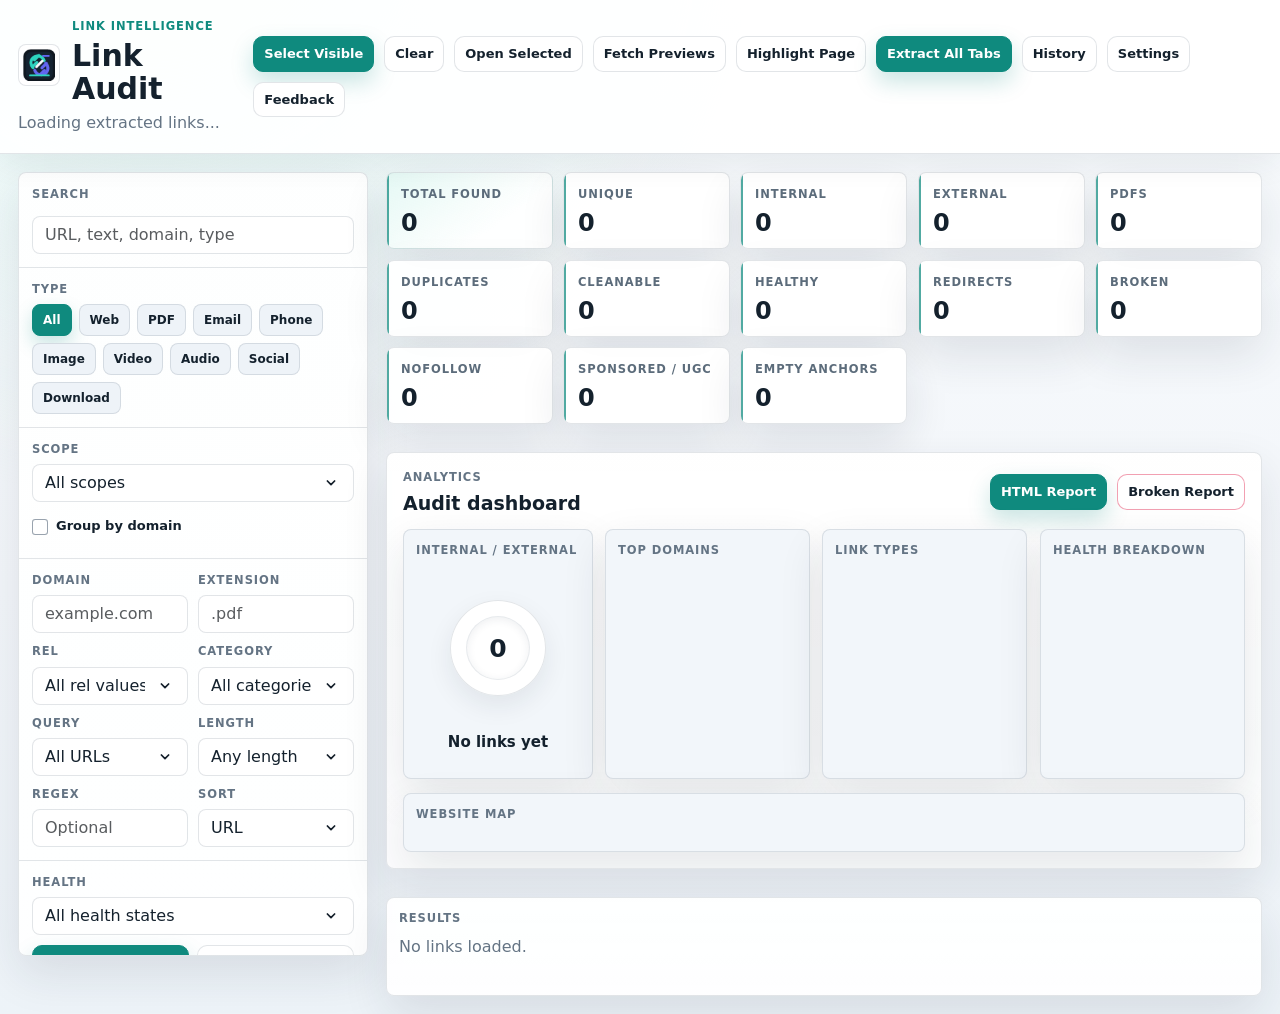
<file: result.html>
<!DOCTYPE html>
<html lang="en">
<head>
  <meta charset="UTF-8">
  <meta name="viewport" content="width=device-width, initial-scale=1.0">
  <title>Extracted Links</title>
  <link href="/css/bootstrap.min.css" rel="stylesheet">
  <link rel="stylesheet" href="css/styles.css">
</head>
<body>
  <div id="pageLoader" class="page-loader d-none" role="status" aria-live="polite">
    <div class="loader-card">
      <div class="loader-mark" aria-hidden="true">
        <span></span>
        <span></span>
        <span></span>
      </div>
      <div>
        <strong>Preparing audit</strong>
        <p id="pageLoaderText">Loading workspace...</p>
      </div>
    </div>
  </div>

  <header class="app-header">
    <div class="header-main">
      <div class="header-copy">
        <div class="page-title-lockup">
          <img class="page-logo" src="/icons/icon48.png" alt="All Links Extractor logo">
          <div>
            <span class="header-kicker">Link Intelligence</span>
            <h1>Link Audit</h1>
          </div>
        </div>
        <p id="sourceSummary" class="source-summary">Loading extracted links...</p>
      </div>
      <div class="header-actions">
        <button id="selectVisible" class="btn btn-secondary" title="Select only the links currently visible after search and filters." aria-label="Select currently visible links">Select Visible</button>
        <button id="clearSelection" class="btn btn-outline-secondary" title="Remove all selected links." aria-label="Clear selected links">Clear</button>
        <button id="openSelectedLinks" class="btn btn-outline-secondary" title="Open selected HTTP and HTTPS links in background tabs." aria-label="Open selected links">Open Selected</button>
        <button id="fetchVisiblePreviews" class="btn btn-outline-secondary" title="Fetch page titles and descriptions for visible HTTP links." aria-label="Fetch previews for visible links">Fetch Previews</button>
        <button id="highlightOnPage" class="btn btn-outline-secondary" title="Highlight selected links on the original page. If none are selected, visible links are used." aria-label="Highlight links on the source page">Highlight Page</button>
        <button id="extractAllTabs" class="btn btn-secondary" title="Extract links from every HTTP or HTTPS tab in the current window." aria-label="Extract links from all open tabs">Extract All Tabs</button>
        <a class="btn btn-outline-secondary page-nav-link" href="/history.html" title="Open saved extraction sessions." aria-label="Open saved extraction history">History</a>
        <a class="btn btn-outline-secondary page-nav-link" href="/settings.html" title="Change theme, defaults, and page behavior." aria-label="Open extension settings">Settings</a>
        <a class="btn btn-outline-secondary page-nav-link" href="/feedback.html" title="Send feedback or request improvements." aria-label="Open feedback page">Feedback</a>
      </div>
    </div>
  </header>

  <main class="app-shell audit-shell">
    <aside class="toolbar audit-sidebar" aria-label="Link controls">
      <div class="control-section search-row">
        <label class="control-label" for="searchInput">Search</label>
        <input id="searchInput" class="form-control" type="search" placeholder="URL, text, domain, type" title="Search across URL, anchor text, domain, link type, and source.">
      </div>

      <div class="control-section">
        <span class="control-label">Type</span>
        <div id="typeFilters" class="filter-pills compact-pills" aria-label="Link type filters">
          <button class="filter-pill active" data-type="all">All</button>
          <button class="filter-pill" data-type="web">Web</button>
          <button class="filter-pill" data-type="pdf">PDF</button>
          <button class="filter-pill" data-type="email">Email</button>
          <button class="filter-pill" data-type="phone">Phone</button>
          <button class="filter-pill" data-type="image">Image</button>
          <button class="filter-pill" data-type="video">Video</button>
          <button class="filter-pill" data-type="audio">Audio</button>
          <button class="filter-pill" data-type="social">Social</button>
          <button class="filter-pill" data-type="download">Download</button>
        </div>
      </div>

      <div class="control-section filter-row sidebar-row">
        <div class="scope-control">
          <label class="control-label" for="scopeFilter">Scope</label>
          <select id="scopeFilter" class="form-select" title="Filter links by whether they belong to the same site or another site.">
            <option value="all">All scopes</option>
            <option value="internal">Internal</option>
            <option value="subdomain">Subdomain</option>
            <option value="external">External</option>
            <option value="other">Other</option>
          </select>
        </div>

        <label class="form-check group-toggle">
          <input id="groupByDomain" class="form-check-input" type="checkbox" title="Group result rows under their domain names.">
          <span class="form-check-label">Group by domain</span>
        </label>
      </div>

      <div class="control-section advanced-filter-grid sidebar-filter-grid">
        <label>
          <span class="control-label">Domain</span>
          <input id="domainFilter" class="form-control" type="search" placeholder="example.com" title="Show only links whose domain contains this text.">
        </label>
        <label>
          <span class="control-label">Extension</span>
          <input id="extensionFilter" class="form-control" type="search" placeholder=".pdf" title="Show only links with this file extension, such as .pdf or .jpg.">
        </label>
        <label>
          <span class="control-label">Rel</span>
          <select id="relFilter" class="form-select" title="Filter by link rel attributes such as nofollow, sponsored, or ugc.">
            <option value="all">All rel values</option>
            <option value="dofollow">Dofollow</option>
            <option value="nofollow">Nofollow</option>
            <option value="sponsored">Sponsored</option>
            <option value="ugc">UGC</option>
          </select>
        </label>
        <label>
          <span class="control-label">Category</span>
          <select id="categoryFilter" class="form-select" title="Filter by detected categories such as media, downloads, tracking, hidden, or empty anchors.">
            <option value="all">All categories</option>
            <option value="media">Media</option>
            <option value="download">Download</option>
            <option value="tracking">Tracking</option>
            <option value="cleanable">Cleanable URL</option>
            <option value="affiliate">Affiliate</option>
            <option value="hidden">Hidden</option>
            <option value="empty-anchor">Empty anchor</option>
          </select>
        </label>
        <label>
          <span class="control-label">Query</span>
          <select id="queryFilter" class="form-select" title="Filter URLs by whether they contain query parameters.">
            <option value="all">All URLs</option>
            <option value="with-query">With query</option>
            <option value="without-query">Without query</option>
          </select>
        </label>
        <label>
          <span class="control-label">Length</span>
          <select id="urlLengthFilter" class="form-select" title="Filter by URL length. Long URLs often contain tracking or complex parameters.">
            <option value="all">Any length</option>
            <option value="short">Short (&lt; 80)</option>
            <option value="medium">Medium (80-160)</option>
            <option value="long">Long (&gt; 160)</option>
          </select>
        </label>
        <label>
          <span class="control-label">Regex</span>
          <input id="regexFilter" class="form-control" type="search" placeholder="Optional" title="Use a regular expression to match URL or anchor text.">
        </label>
        <label>
          <span class="control-label">Sort</span>
          <select id="sortBy" class="form-select" title="Choose how result rows are sorted.">
            <option value="url">URL</option>
            <option value="domain">Domain</option>
            <option value="type">Type</option>
            <option value="scope">Scope</option>
            <option value="health">Health</option>
            <option value="anchor">Anchor text</option>
            <option value="length">URL length</option>
            <option value="occurrences">Occurrences</option>
            <option value="responseTime">Response time</option>
          </select>
        </label>
      </div>

      <div class="control-section health-row sidebar-card">
        <div>
          <label class="control-label" for="healthFilter">Health</label>
          <select id="healthFilter" class="form-select" title="Show links by their last health-check result.">
            <option value="all">All health states</option>
            <option value="unchecked">Unchecked</option>
            <option value="healthy">Healthy</option>
            <option value="redirect">Redirect</option>
            <option value="broken">Broken</option>
            <option value="error">Error / timeout</option>
            <option value="skipped">Skipped</option>
          </select>
        </div>
        <div class="sidebar-actions">
          <button id="checkVisibleLinks" class="btn btn-secondary action-button" title="Check HTTP status for the currently visible links." aria-label="Check visible links">Check Visible</button>
          <button id="checkSelectedLinks" class="btn btn-outline-secondary action-button" title="Check HTTP status only for selected links." aria-label="Check selected links">Check Selected</button>
        </div>
        <div id="healthProgress" class="health-progress" role="status">Health checks not started.</div>
      </div>

      <div class="control-section crawl-panel">
        <div class="crawl-heading">
          <div>
            <span class="control-label">Crawler</span>
            <strong>Deep scan</strong>
          </div>
          <button id="cleanUrls" class="btn btn-outline-secondary action-button" title="Remove common tracking parameters and merge duplicate cleaned URLs." aria-label="Clean tracking parameters from URLs">Clean URLs</button>
        </div>
        <div class="crawl-grid sidebar-crawl-grid">
          <label>
            <span class="control-label">Depth</span>
            <input id="crawlDepth" class="form-control" type="number" min="0" max="3" value="1" title="How many levels of internal pages to crawl from the source page.">
          </label>
          <label>
            <span class="control-label">Limit</span>
            <input id="crawlLimit" class="form-control" type="number" min="1" max="200" value="25" title="Maximum number of pages to crawl in this run.">
          </label>
          <label class="form-check group-toggle crawl-toggle">
            <input id="crawlSameDomain" class="form-check-input" type="checkbox" checked title="Keep crawling within the same root domain.">
            <span class="form-check-label">Same domain</span>
          </label>
          <label class="form-check group-toggle crawl-toggle">
            <input id="crawlSitemap" class="form-check-input" type="checkbox" title="Include sitemap.xml URLs as crawl starting points when available.">
            <span class="form-check-label">Sitemap</span>
          </label>
          <button id="startCrawl" class="btn btn-secondary action-button" title="Start crawling linked pages from the source URL." aria-label="Start crawl">Start</button>
          <button id="stopCrawl" class="btn btn-outline-danger action-button" disabled title="Stop the crawl after the current page finishes." aria-label="Stop crawl">Stop</button>
        </div>
        <div id="crawlProgress" class="crawl-progress" role="status">Crawler is ready.</div>
      </div>

      <div class="control-section output-row sidebar-output">
        <label>
          <span class="control-label">Copy</span>
          <select id="copyScope" class="form-select" title="Choose which links will be copied.">
            <option value="selected">Selected links</option>
            <option value="visible">Visible links</option>
            <option value="all">All links</option>
          </select>
        </label>
        <label>
          <span class="control-label">Format</span>
          <select id="copyFormat" class="form-select" title="Choose how copied links should be formatted.">
            <option value="plain">Plain URLs</option>
            <option value="clean">Clean URLs</option>
            <option value="markdown">Markdown links</option>
            <option value="markdown-clean">Markdown clean links</option>
            <option value="html">HTML anchors</option>
            <option value="domains">Domains only</option>
          </select>
        </label>
        <button id="copyLinks" class="btn btn-info text-white action-button" title="Copy links using the selected scope and format." aria-label="Copy links">Copy</button>

        <label>
          <span class="control-label">Export</span>
          <select id="exportScope" class="form-select" title="Choose which links should be included in exports.">
            <option value="selected">Selected links</option>
            <option value="visible">Visible links</option>
            <option value="all">All links</option>
          </select>
        </label>
        <label>
          <span class="control-label">Filename</span>
          <input id="fileName" class="form-control" type="text" value="links" title="Base filename used when downloading exports.">
        </label>
        <div class="export-button-grid">
          <button id="exportTxt" class="btn btn-dark action-button" title="Download selected export scope as a plain text URL list." aria-label="Export links as TXT">TXT</button>
          <button id="exportCsv" class="btn btn-warning action-button" title="Download selected export scope as a spreadsheet-friendly CSV file." aria-label="Export links as CSV">CSV</button>
          <button id="exportExcel" class="btn btn-outline-secondary action-button" title="Download selected export scope as an Excel-compatible file." aria-label="Export links as Excel">Excel</button>
          <button id="exportMarkdown" class="btn btn-outline-secondary action-button" title="Download selected export scope as Markdown with clean URL data." aria-label="Export links as Markdown">MD</button>
          <button id="exportJson" class="btn btn-success action-button" title="Download selected export scope as structured JSON data." aria-label="Export links as JSON">JSON</button>
        </div>
      </div>
    </aside>

    <section class="audit-workspace">
      <section class="stats-grid" aria-label="Link summary">
        <div class="stat-tile stat-primary">
          <span>Total Found</span>
          <strong id="statTotal">0</strong>
        </div>
        <div class="stat-tile">
          <span>Unique</span>
          <strong id="statUnique">0</strong>
        </div>
        <div class="stat-tile">
          <span>Internal</span>
          <strong id="statInternal">0</strong>
        </div>
        <div class="stat-tile">
          <span>External</span>
          <strong id="statExternal">0</strong>
        </div>
        <div class="stat-tile">
          <span>PDFs</span>
          <strong id="statPdf">0</strong>
        </div>
        <div class="stat-tile">
          <span>Duplicates</span>
          <strong id="statDuplicates">0</strong>
        </div>
        <div class="stat-tile">
          <span>Cleanable</span>
          <strong id="statCleanable">0</strong>
        </div>
        <div class="stat-tile">
          <span>Healthy</span>
          <strong id="statHealthy">0</strong>
        </div>
        <div class="stat-tile">
          <span>Redirects</span>
          <strong id="statRedirects">0</strong>
        </div>
        <div class="stat-tile">
          <span>Broken</span>
          <strong id="statBroken">0</strong>
        </div>
        <div class="stat-tile">
          <span>Nofollow</span>
          <strong id="statNofollow">0</strong>
        </div>
        <div class="stat-tile">
          <span>Sponsored / UGC</span>
          <strong id="statSponsoredUgc">0</strong>
        </div>
        <div class="stat-tile">
          <span>Empty Anchors</span>
          <strong id="statEmptyAnchors">0</strong>
        </div>
      </section>

      <section class="analytics-panel" aria-label="Analytics dashboard">
        <div class="analytics-heading">
          <div>
            <span class="control-label">Analytics</span>
            <strong>Audit dashboard</strong>
          </div>
          <div class="analytics-actions">
            <button id="exportHtmlReport" class="btn btn-secondary action-button" title="Download a readable HTML audit report for the selected export scope." aria-label="Export HTML audit report">HTML Report</button>
            <button id="exportBrokenReport" class="btn btn-outline-danger action-button" title="Download an HTML report containing only broken or errored links." aria-label="Export broken link report">Broken Report</button>
          </div>
        </div>
        <div class="analytics-grid">
          <div class="analytics-card ratio-card">
            <span class="control-label">Internal / External</span>
            <div class="scope-chart-wrap">
              <div id="scopeDonut" class="scope-donut" aria-hidden="true">
                <span id="scopeDonutTotal" class="scope-donut-total">0</span>
              </div>
            </div>
            <strong id="scopeDonutLabel">No links yet</strong>
            <div id="scopeLegend" class="scope-legend" aria-label="Internal and external link breakdown"></div>
          </div>
          <div class="analytics-card">
            <span class="control-label">Top Domains</span>
            <div id="topDomains" class="analytics-list"></div>
          </div>
          <div class="analytics-card">
            <span class="control-label">Link Types</span>
            <div id="typeBreakdown" class="analytics-list"></div>
          </div>
          <div class="analytics-card">
            <span class="control-label">Health Breakdown</span>
            <div id="healthBreakdown" class="analytics-list"></div>
          </div>
        </div>
        <div class="analytics-card site-map-card">
          <span class="control-label">Website Map</span>
          <div id="siteMap" class="site-map"></div>
        </div>
      </section>

      <section class="results-panel">
        <div class="results-panel-top">
          <div>
            <span class="control-label">Results</span>
            <div id="resultSummary" class="result-summary">No links loaded.</div>
          </div>
        </div>
        <div id="emptyState" class="empty-state-card d-none" role="status">
          <strong>No links loaded yet.</strong>
          <span>Open any website, click the extension icon, then press Extract. This page will show filters, exports, reports, and health checks.</span>
          <div class="empty-state-actions">
            <a class="btn btn-secondary" href="/settings.html" title="Set default copy/export behavior and theme.">Set Defaults</a>
            <a class="btn btn-outline-secondary" href="/privacy.html" title="See what data stays local and why permissions are used.">Privacy & Permissions</a>
          </div>
        </div>
        <div id="linkGroups" class="link-groups"></div>
      </section>
    </section>
  </main>

  <button id="backToTop" class="back-to-top" type="button" title="Back to top" aria-label="Back to top">
    <span aria-hidden="true">↑</span>
  </button>

  <script src="/js/i18n.js"></script>
  <script src="/js/result.js"></script>
</body>
</html>
</file>
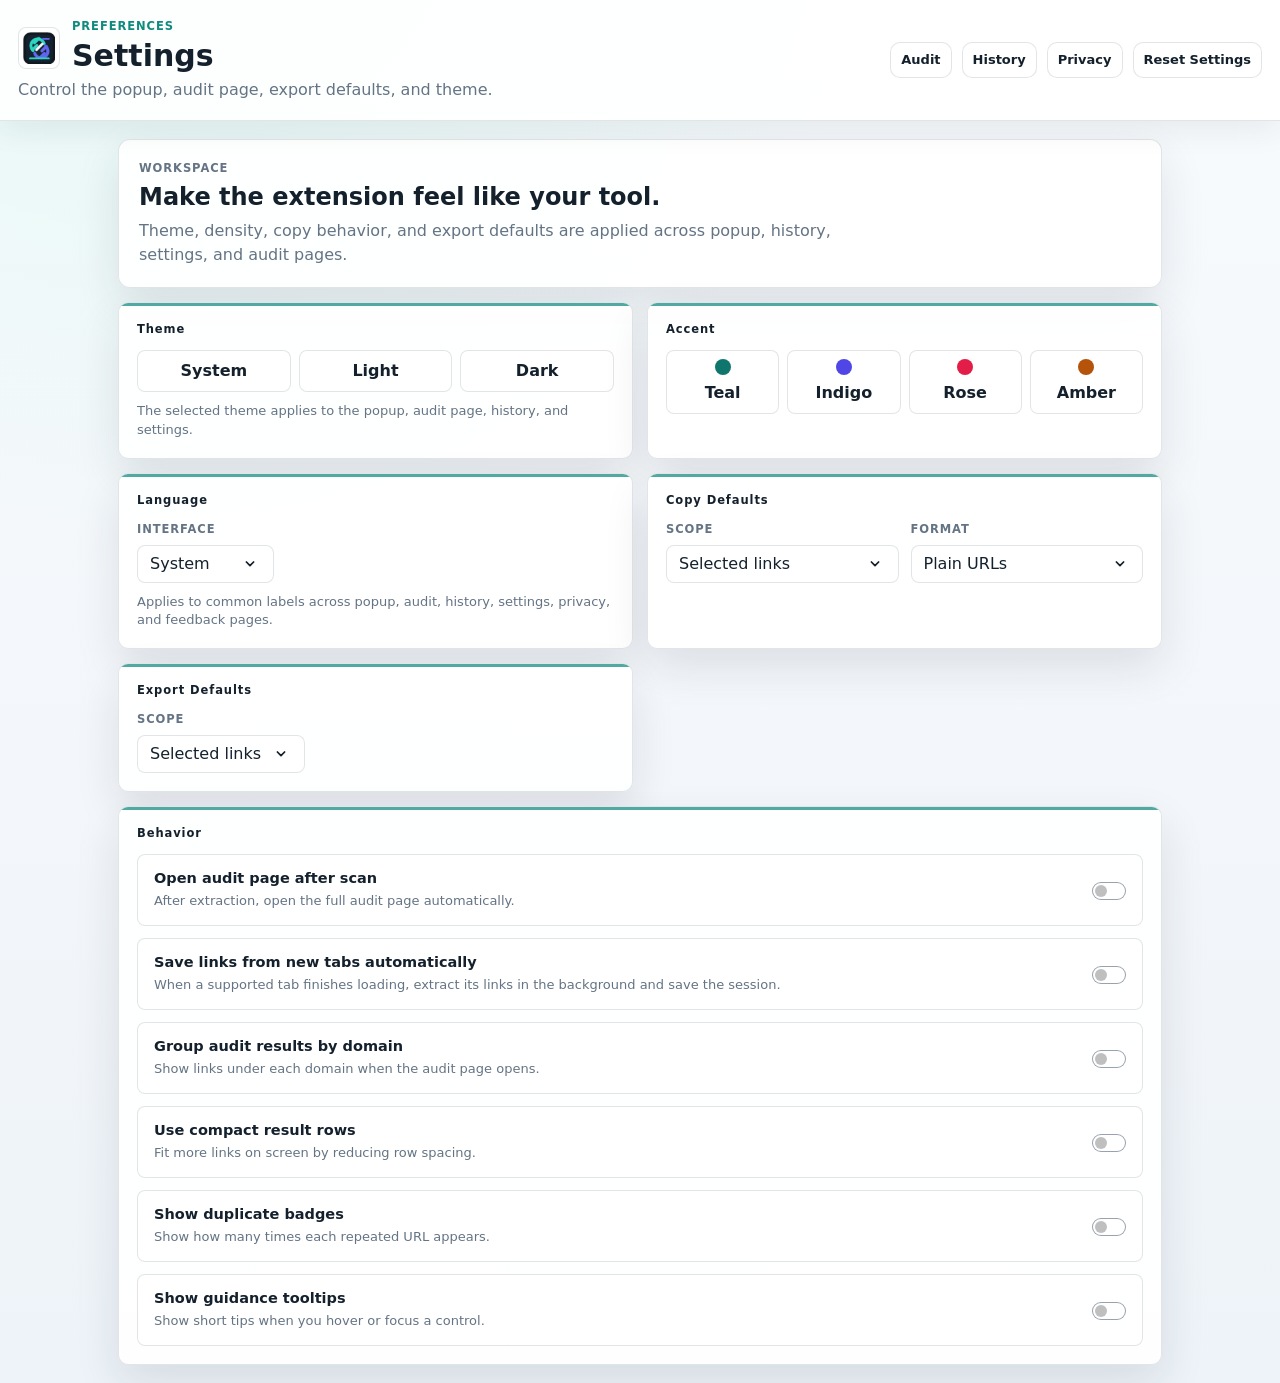
<file: settings.html>
<!DOCTYPE html>
<html lang="en">
<head>
  <meta charset="UTF-8">
  <meta name="viewport" content="width=device-width, initial-scale=1.0">
  <title>Link Audit Settings</title>
  <link href="/css/bootstrap.min.css" rel="stylesheet">
  <link rel="stylesheet" href="/css/styles.css">
</head>
<body>
  <header class="app-header">
    <div class="header-main">
      <div class="header-copy">
        <div class="page-title-lockup">
          <img class="page-logo" src="/icons/icon48.png" alt="All Links Extractor logo">
          <div>
            <span class="header-kicker">Preferences</span>
            <h1>Settings</h1>
          </div>
        </div>
        <p class="source-summary">Control the popup, audit page, export defaults, and theme.</p>
      </div>
      <div class="header-actions">
        <a class="btn btn-outline-secondary page-nav-link" href="/result.html" title="Open the current audit workspace." aria-label="Open audit page">Audit</a>
        <a class="btn btn-outline-secondary page-nav-link" href="/history.html" title="Open saved extraction sessions." aria-label="Open saved extraction history">History</a>
        <a class="btn btn-outline-secondary page-nav-link" href="/privacy.html" title="View privacy and permission details." aria-label="Open privacy and permissions page">Privacy</a>
        <button id="resetSettings" class="btn btn-outline-secondary" title="Restore all settings to their default values." aria-label="Reset extension settings">Reset Settings</button>
      </div>
    </div>
  </header>

  <main class="app-shell settings-page-shell">
    <section class="settings-hero">
      <div>
        <span class="control-label">Workspace</span>
        <h2>Make the extension feel like your tool.</h2>
        <p>Theme, density, copy behavior, and export defaults are applied across popup, history, settings, and audit pages.</p>
      </div>
    </section>

    <section class="settings-page-grid">
      <div class="settings-panel">
        <span class="settings-title">Theme</span>
        <div class="segmented-control" id="themeOptions">
          <button class="segment-option" data-theme-value="system" type="button" title="Use your system light or dark appearance.">System</button>
          <button class="segment-option" data-theme-value="light" type="button" title="Use the light theme everywhere.">Light</button>
          <button class="segment-option" data-theme-value="dark" type="button" title="Use the dark theme everywhere.">Dark</button>
        </div>
        <span class="settings-hint">The selected theme applies to the popup, audit page, history, and settings.</span>
      </div>

      <div class="settings-panel">
        <span class="settings-title">Accent</span>
        <div class="swatch-grid" id="accentOptions">
          <button class="swatch-option" data-accent-value="teal" type="button" title="Use teal as the accent color.">Teal</button>
          <button class="swatch-option" data-accent-value="indigo" type="button" title="Use indigo as the accent color.">Indigo</button>
          <button class="swatch-option" data-accent-value="rose" type="button" title="Use rose as the accent color.">Rose</button>
          <button class="swatch-option" data-accent-value="amber" type="button" title="Use amber as the accent color.">Amber</button>
        </div>
      </div>

      <div class="settings-panel">
        <span class="settings-title">Language</span>
        <label>
          <span class="control-label">Interface</span>
          <select id="language" class="form-select" title="Choose the extension interface language.">
            <option value="system">System</option>
            <option value="en">English</option>
            <option value="hi">हिन्दी</option>
            <option value="es">Español</option>
            <option value="fr">Français</option>
            <option value="de">Deutsch</option>
            <option value="pt_BR">Português</option>
            <option value="ja">日本語</option>
            <option value="ko">한국어</option>
            <option value="zh_CN">中文</option>
            <option value="ar">العربية</option>
          </select>
        </label>
        <span class="settings-hint">Applies to common labels across popup, audit, history, settings, privacy, and feedback pages.</span>
      </div>

      <div class="settings-panel">
        <span class="settings-title">Copy Defaults</span>
        <div class="settings-field-grid">
          <label>
            <span class="control-label">Scope</span>
            <select id="defaultCopyScope" class="form-select" title="Default link scope used by the audit page Copy button.">
              <option value="selected">Selected links</option>
              <option value="visible">Visible links</option>
              <option value="all">All links</option>
            </select>
          </label>
          <label>
            <span class="control-label">Format</span>
            <select id="defaultCopyFormat" class="form-select" title="Default format used by the audit page Copy button.">
              <option value="plain">Plain URLs</option>
              <option value="clean">Clean URLs</option>
              <option value="markdown">Markdown links</option>
              <option value="markdown-clean">Markdown clean links</option>
              <option value="html">HTML anchors</option>
              <option value="domains">Domains only</option>
            </select>
          </label>
        </div>
      </div>

      <div class="settings-panel">
        <span class="settings-title">Export Defaults</span>
        <label>
          <span class="control-label">Scope</span>
          <select id="defaultExportScope" class="form-select" title="Default link scope used by export buttons.">
            <option value="selected">Selected links</option>
            <option value="visible">Visible links</option>
            <option value="all">All links</option>
          </select>
        </label>
      </div>

      <div class="settings-panel settings-wide">
        <span class="settings-title">Behavior</span>
        <div class="toggle-grid">
          <label class="setting-toggle form-check form-switch">
            <span>
              <strong>Open audit page after scan</strong>
              <small>After extraction, open the full audit page automatically.</small>
            </span>
            <input id="autoOpenResults" class="form-check-input" type="checkbox">
          </label>
          <label class="setting-toggle form-check form-switch">
            <span>
              <strong>Save links from new tabs automatically</strong>
              <small>When a supported tab finishes loading, extract its links in the background and save the session.</small>
            </span>
            <input id="autoCaptureTabs" class="form-check-input" type="checkbox" title="Extract links from supported tabs in the background without opening the popup.">
          </label>
          <label class="setting-toggle form-check form-switch">
            <span>
              <strong>Group audit results by domain</strong>
              <small>Show links under each domain when the audit page opens.</small>
            </span>
            <input id="defaultGroupByDomain" class="form-check-input" type="checkbox">
          </label>
          <label class="setting-toggle form-check form-switch">
            <span>
              <strong>Use compact result rows</strong>
              <small>Fit more links on screen by reducing row spacing.</small>
            </span>
            <input id="compactRows" class="form-check-input" type="checkbox">
          </label>
          <label class="setting-toggle form-check form-switch">
            <span>
              <strong>Show duplicate badges</strong>
              <small>Show how many times each repeated URL appears.</small>
            </span>
            <input id="showOccurrences" class="form-check-input" type="checkbox">
          </label>
          <label class="setting-toggle form-check form-switch">
            <span>
              <strong>Show guidance tooltips</strong>
              <small>Show short tips when you hover or focus a control.</small>
            </span>
            <input id="showTooltips" class="form-check-input" type="checkbox">
          </label>
        </div>
      </div>
    </section>
  </main>

  <script src="/js/i18n.js"></script>
  <script src="/js/settings.js"></script>
</body>
</html>
</file>
<file: css/styles.css>
:root {
  --app-bg: #eef3f8;
  --surface: rgba(255, 255, 255, 0.86);
  --surface-solid: #ffffff;
  --surface-soft: #f5f8fb;
  --border: rgba(117, 139, 164, 0.28);
  --text: #15202b;
  --muted: #667085;
  --accent: #0f766e;
  --accent-strong: #115e59;
  --accent-soft: #d9f3ef;
  --warning-soft: #fff1bf;
  --danger-soft: #fee4e2;
  --shadow: 0 22px 70px rgba(38, 56, 77, 0.14);
}

:root[data-theme="dark"] {
  --app-bg: #101820;
  --surface: rgba(23, 34, 45, 0.88);
  --surface-solid: #17222d;
  --surface-soft: #202f3c;
  --border: rgba(198, 215, 228, 0.14);
  --text: #edf4f8;
  --muted: #b7c7d3;
  --accent-soft: rgba(20, 184, 166, 0.16);
  --warning-soft: rgba(245, 158, 11, 0.18);
  --danger-soft: rgba(248, 113, 113, 0.16);
  --shadow: 0 22px 70px rgba(0, 0, 0, 0.38);
}

:root[data-accent="indigo"] {
  --accent: #4f46e5;
  --accent-strong: #3730a3;
  --accent-soft: #e0e7ff;
}

:root[data-accent="rose"] {
  --accent: #e11d48;
  --accent-strong: #9f1239;
  --accent-soft: #ffe4e6;
}

:root[data-accent="amber"] {
  --accent: #b45309;
  --accent-strong: #92400e;
  --accent-soft: #fef3c7;
}

* {
  box-sizing: border-box;
}

* {
  scrollbar-color: color-mix(in srgb, var(--accent), transparent 35%) color-mix(in srgb, var(--surface-soft), transparent 18%);
  scrollbar-width: thin;
}

::-webkit-scrollbar {
  height: 10px;
  width: 10px;
}

::-webkit-scrollbar-track {
  background: color-mix(in srgb, var(--surface-soft), transparent 18%);
}

::-webkit-scrollbar-thumb {
  background:
    linear-gradient(180deg, color-mix(in srgb, var(--accent), transparent 18%), color-mix(in srgb, var(--accent-strong), transparent 12%));
  border: 2px solid color-mix(in srgb, var(--surface-solid), transparent 10%);
  border-radius: 999px;
}

::-webkit-scrollbar-thumb:hover {
  background:
    linear-gradient(180deg, var(--accent), var(--accent-strong));
}

::-webkit-scrollbar-corner {
  background: transparent;
}

html {
  background: var(--app-bg);
  min-height: 100%;
}

body {
  background:
    linear-gradient(140deg, rgba(255, 255, 255, 0.72), rgba(238, 243, 248, 0.94)),
    var(--app-bg);
  color: var(--text);
  font-family: Inter, ui-sans-serif, system-ui, -apple-system, BlinkMacSystemFont, "Segoe UI", sans-serif;
  margin: 0;
  min-height: 100vh;
}

:root[data-theme="dark"] body {
  background:
    linear-gradient(145deg, rgba(33, 48, 64, 0.9), rgba(9, 14, 20, 0.96)),
    var(--app-bg);
}

button,
input,
select {
  min-height: 38px;
}

.app-header {
  background: var(--surface);
  border-bottom: 1px solid var(--border);
  box-shadow: 0 12px 40px rgba(27, 40, 54, 0.08);
  position: sticky;
  top: 0;
  z-index: 10;
}

.header-main,
.app-shell {
  margin: 0 auto;
  max-width: 1440px;
  padding: 18px;
}

.header-main {
  align-items: center;
  display: flex;
  gap: 16px;
  justify-content: space-between;
}

.header-main h1 {
  font-size: 30px;
  font-weight: 850;
  letter-spacing: 0;
  line-height: 1.1;
  margin: 0 0 6px;
}

.header-copy {
  min-width: 0;
}

.page-title-lockup {
  align-items: center;
  display: flex;
  gap: 12px;
  min-width: 0;
}

.page-logo {
  background: var(--surface-solid);
  border: 1px solid var(--border);
  border-radius: 8px;
  display: block;
  flex: 0 0 auto;
  height: 42px;
  padding: 4px;
  width: 42px;
}

.header-kicker {
  color: var(--accent);
  display: block;
  font-size: 11px;
  font-weight: 900;
  letter-spacing: 0.12em;
  margin-bottom: 4px;
  text-transform: uppercase;
}

.source-summary {
  color: var(--muted);
  margin: 0;
  overflow-wrap: anywhere;
}

.text-muted {
  color: var(--muted) !important;
}

.header-actions,
.output-row,
.filter-row {
  align-items: end;
  display: flex;
  flex-wrap: wrap;
  gap: 10px;
}

.btn {
  border-radius: 12px;
  font-weight: 700;
  transition: background-color 140ms ease, border-color 140ms ease, color 140ms ease, box-shadow 140ms ease, transform 140ms ease;
}

.btn-secondary,
.btn-info,
.btn-success {
  background-color: var(--accent);
  border-color: var(--accent);
}

.btn-secondary:hover,
.btn-info:hover,
.btn-success:hover {
  background-color: var(--accent-strong);
  border-color: var(--accent-strong);
}

.btn-outline-secondary,
.btn-outline-primary,
.btn-outline-danger {
  background-color: var(--surface-solid);
  border-color: var(--border);
  color: var(--text);
}

.btn:hover,
.btn:focus-visible,
.quick-button:hover,
.quick-button:focus-visible,
.filter-pill:hover,
.filter-pill:focus-visible,
.segment-option:hover,
.segment-option:focus-visible,
.swatch-option:hover,
.swatch-option:focus-visible,
.page-nav-link:hover,
.page-nav-link:focus-visible {
  transform: translateY(-1px);
}

.btn:active,
.quick-button:active,
.filter-pill:active,
.segment-option:active,
.swatch-option:active,
.page-nav-link:active {
  transform: translateY(0);
}

.btn:disabled,
.btn.disabled,
.btn.is-busy,
.btn:disabled:hover,
.btn.disabled:hover,
.btn.is-busy:hover {
  transform: none;
}

:root[data-theme="dark"] .btn-outline-secondary,
:root[data-theme="dark"] .btn-outline-primary,
:root[data-theme="dark"] .btn-outline-danger {
  color: var(--text);
}

.btn-outline-danger {
  border-color: rgba(225, 29, 72, 0.42);
}

.btn-outline-secondary:hover,
.btn-outline-primary:hover,
.page-nav-link:hover {
  background-color: var(--surface-soft);
  border-color: color-mix(in srgb, var(--accent), transparent 42%);
  color: var(--accent-strong);
}

:root[data-theme="dark"] .btn-outline-secondary:hover,
:root[data-theme="dark"] .btn-outline-primary:hover,
:root[data-theme="dark"] .page-nav-link:hover {
  color: #d5fff8;
}

.btn-outline-danger:hover {
  background-color: #dc3545;
  border-color: #dc3545;
  color: #ffffff;
}

.stats-grid {
  display: grid;
  gap: 10px;
  grid-template-columns: repeat(auto-fit, minmax(150px, 1fr));
  margin-bottom: 14px;
}

.audit-shell {
  align-items: start;
  display: grid;
  gap: 18px;
  grid-template-columns: minmax(300px, 350px) minmax(0, 1fr);
}

.audit-sidebar {
  position: sticky;
  top: 96px;
}

.audit-workspace {
  display: grid;
  gap: 14px;
  min-width: 0;
}

.stat-tile,
.toolbar,
.link-item,
.results-panel {
  background: var(--surface);
  border: 1px solid var(--border);
  box-shadow: var(--shadow);
}

.stat-tile {
  border-radius: 16px;
  overflow: hidden;
  padding: 13px 14px;
  position: relative;
}

.stat-tile::before {
  background: var(--accent);
  content: "";
  inset: 0 auto 0 0;
  opacity: 0.85;
  position: absolute;
  width: 3px;
}

.stat-primary {
  background:
    linear-gradient(145deg, color-mix(in srgb, var(--accent), transparent 84%), transparent),
    var(--surface);
}

.stat-tile span {
  color: var(--muted);
  display: block;
  font-size: 11px;
  font-weight: 800;
  margin-bottom: 8px;
  text-transform: uppercase;
}

.stat-tile strong {
  color: var(--text);
  display: block;
  font-size: 26px;
  line-height: 1;
}

.toolbar {
  border-radius: 22px;
  display: grid;
  gap: 0;
  margin-bottom: 14px;
  max-height: calc(100vh - 116px);
  overflow: auto;
  padding: 0;
  scrollbar-width: thin;
}

.history-toolbar {
  gap: 12px;
  margin-bottom: 18px;
  max-height: none;
  overflow: visible;
  padding: 18px;
}

.history-toolbar .search-row {
  gap: 8px;
}

.history-toolbar .control-label {
  margin-bottom: 0;
}

.control-section {
  border-bottom: 1px solid var(--border);
  padding: 14px;
}

.control-section:last-child {
  border-bottom: 0;
}

.search-row {
  display: grid;
  gap: 6px;
}

.control-label {
  color: var(--muted);
  display: block;
  font-size: 11px;
  font-weight: 800;
  letter-spacing: 0.08em;
  margin-bottom: 6px;
  text-transform: uppercase;
}

.form-control,
.form-select {
  background-color: var(--surface-solid);
  border-color: var(--border);
  border-radius: 12px;
  color: var(--text);
}

.form-select {
  appearance: none;
  background-image: url("data:image/svg+xml,%3Csvg xmlns='http://www.w3.org/2000/svg' width='16' height='16' viewBox='0 0 20 20' fill='none'%3E%3Cpath d='M5.5 7.5L10 12l4.5-4.5' stroke='%2315202b' stroke-width='2.2' stroke-linecap='round' stroke-linejoin='round'/%3E%3C/svg%3E");
  background-position: right 0.9rem center;
  background-repeat: no-repeat;
  background-size: 16px 16px;
  padding-right: 2.6rem;
}

:root[data-theme="dark"] .form-control,
:root[data-theme="dark"] .form-select {
  background-color: var(--surface-soft);
  color: var(--text);
}

:root[data-theme="dark"] .form-select {
  background-image: url("data:image/svg+xml,%3Csvg xmlns='http://www.w3.org/2000/svg' width='16' height='16' viewBox='0 0 20 20' fill='none'%3E%3Cpath d='M5.5 7.5L10 12l4.5-4.5' stroke='%23f3f8fb' stroke-width='2.2' stroke-linecap='round' stroke-linejoin='round'/%3E%3C/svg%3E");
}

:root[data-theme="dark"] .form-control::placeholder {
  color: #8fa3b2;
}

:root[data-theme="dark"] .form-select option {
  background: var(--surface-solid);
  color: var(--text);
}

.filter-pills {
  display: flex;
  flex-wrap: wrap;
  gap: 8px;
}

.filter-pill {
  background: var(--surface-soft);
  border: 1px solid var(--border);
  border-radius: 999px;
  color: var(--text);
  cursor: pointer;
  font-weight: 800;
  padding: 7px 12px;
  transition: background-color 140ms ease, border-color 140ms ease, color 140ms ease, transform 140ms ease;
}

.filter-pill:hover {
  border-color: color-mix(in srgb, var(--accent), transparent 48%);
  color: var(--accent-strong);
}

.compact-pills {
  gap: 7px;
}

.compact-pills .filter-pill {
  font-size: 12px;
  min-height: 32px;
  padding: 6px 10px;
}

.filter-pill.active {
  background: var(--accent);
  border-color: var(--accent);
  color: #ffffff;
  box-shadow: 0 10px 26px color-mix(in srgb, var(--accent), transparent 72%);
}

.scope-control {
  min-width: 0;
}

.group-toggle {
  align-items: center;
  display: flex;
  gap: 8px;
  margin: 0 0 7px;
}

.advanced-filter-grid {
  display: grid;
  gap: 10px;
  grid-template-columns: repeat(auto-fit, minmax(170px, 1fr));
}

.sidebar-row,
.sidebar-filter-grid,
.sidebar-output {
  display: grid;
  grid-template-columns: 1fr;
}

.sidebar-row {
  gap: 12px;
}

.sidebar-filter-grid {
  grid-template-columns: repeat(2, minmax(0, 1fr));
}

.health-row {
  align-items: end;
  display: grid;
  gap: 10px;
  grid-template-columns: minmax(170px, 1fr) auto auto minmax(220px, 2fr);
}

.sidebar-card.health-row {
  align-items: stretch;
  background: transparent;
  border-radius: 0;
  display: grid;
  grid-template-columns: 1fr;
}

.sidebar-actions {
  display: grid;
  gap: 8px;
  grid-template-columns: 1fr 1fr;
}

.health-progress {
  align-items: center;
  background: var(--surface-soft);
  border: 1px solid var(--border);
  border-radius: 14px;
  color: var(--muted);
  display: flex;
  font-size: 13px;
  font-weight: 800;
  min-height: 38px;
  padding: 8px 12px;
}

.crawl-panel {
  background: var(--surface-soft);
  border: 0;
  border-radius: 0;
  display: grid;
  gap: 12px;
  padding: 14px;
}

.crawl-heading {
  align-items: center;
  display: flex;
  gap: 12px;
  justify-content: space-between;
}

.crawl-heading strong {
  color: var(--text);
  display: block;
  font-size: 17px;
  line-height: 1.2;
}

.audit-sidebar .crawl-heading strong {
  font-size: 15px;
}

.crawl-grid {
  align-items: end;
  display: grid;
  gap: 10px;
  grid-template-columns: minmax(96px, 0.8fr) minmax(120px, 0.9fr) minmax(150px, 1fr) minmax(130px, 1fr) auto auto;
}

.sidebar-crawl-grid {
  grid-template-columns: repeat(2, minmax(0, 1fr));
}

.sidebar-crawl-grid .crawl-toggle,
.sidebar-crawl-grid .action-button {
  margin-bottom: 0;
}

.crawl-toggle {
  margin-bottom: 8px;
}

.crawl-progress {
  background: var(--surface-solid);
  border: 1px dashed var(--border);
  border-radius: 14px;
  color: var(--muted);
  font-size: 13px;
  font-weight: 800;
  line-height: 1.45;
  min-height: 40px;
  padding: 10px 12px;
  overflow-wrap: anywhere;
}

.form-check-input:checked {
  background-color: var(--accent);
  border-color: var(--accent);
}

.action-button {
  min-width: 70px;
}

.sidebar-output {
  gap: 10px;
}

.export-button-grid {
  display: grid;
  gap: 8px;
  grid-template-columns: repeat(4, minmax(0, 1fr));
}

.analytics-panel {
  background: var(--surface);
  border: 1px solid var(--border);
  border-radius: 24px;
  box-shadow: var(--shadow);
  display: grid;
  gap: 14px;
  margin-bottom: 14px;
  overflow: hidden;
  padding: 16px;
}

.analytics-heading,
.analytics-actions {
  align-items: center;
  display: flex;
  flex-wrap: wrap;
  gap: 10px;
  justify-content: space-between;
}

.analytics-heading strong {
  color: var(--text);
  display: block;
  font-size: 19px;
  line-height: 1.2;
}

.analytics-actions {
  justify-content: flex-end;
}

.analytics-grid {
  display: grid;
  gap: 12px;
  grid-template-columns: minmax(190px, 0.85fr) repeat(3, minmax(0, 1fr));
}

.analytics-card {
  background: var(--surface-soft);
  border: 1px solid var(--border);
  border-radius: 18px;
  min-width: 0;
  padding: 14px;
  transition: border-color 150ms ease, box-shadow 150ms ease, transform 150ms ease;
}

.analytics-card:hover {
  border-color: color-mix(in srgb, var(--accent), transparent 56%);
  box-shadow: 0 18px 36px rgba(38, 56, 77, 0.12);
  transform: translateY(-1px);
}

.results-panel {
  border-radius: 24px;
  display: grid;
  gap: 12px;
  overflow: hidden;
  padding: 16px;
}

.results-panel-top {
  align-items: center;
  display: flex;
  justify-content: space-between;
}

.ratio-card {
  align-items: center;
  background:
    radial-gradient(circle at 50% 38%, color-mix(in srgb, var(--accent), transparent 82%), transparent 38%),
    linear-gradient(180deg, color-mix(in srgb, var(--surface-solid), transparent 8%), var(--surface-soft));
  display: grid;
  gap: 12px;
  justify-items: center;
  text-align: center;
}

.ratio-card .control-label {
  justify-self: start;
}

.scope-chart-wrap {
  align-items: center;
  display: flex;
  justify-content: center;
  min-height: 142px;
  position: relative;
  width: 100%;
}

.scope-donut {
  align-items: center;
  background: conic-gradient(var(--accent) 0 0%, var(--surface-solid) 0 100%);
  border-radius: 999px;
  box-shadow: 0 18px 34px rgba(15, 118, 110, 0.18), inset 0 0 0 1px var(--border);
  display: flex;
  height: 132px;
  justify-content: center;
  padding: 13px;
  position: relative;
  width: 132px;
}

.scope-donut::before {
  background: var(--surface);
  border: 1px solid color-mix(in srgb, var(--border), transparent 20%);
  border-radius: inherit;
  box-shadow: inset 0 2px 8px rgba(38, 56, 77, 0.08);
  content: "";
  inset: 16px;
  position: absolute;
}

.scope-donut-total {
  align-self: center;
  color: var(--text);
  font-size: 25px;
  font-weight: 900;
  line-height: 1;
  position: relative;
  z-index: 1;
}

.ratio-card strong {
  color: var(--text);
  font-size: 15px;
  overflow-wrap: anywhere;
}

.scope-legend {
  display: grid;
  gap: 8px;
  width: 100%;
}

.scope-legend-item {
  align-items: center;
  background: color-mix(in srgb, var(--surface-solid), transparent 12%);
  border: 1px solid color-mix(in srgb, var(--scope-color), transparent 72%);
  border-radius: 10px;
  display: grid;
  gap: 8px;
  grid-template-columns: 10px minmax(0, 1fr) auto;
  padding: 8px 10px;
}

.scope-legend-dot {
  background: var(--scope-color);
  border-radius: 999px;
  box-shadow: 0 0 0 4px color-mix(in srgb, var(--scope-color), transparent 82%);
  height: 8px;
  width: 8px;
}

.scope-legend-name {
  color: var(--muted);
  font-size: 12px;
  font-weight: 850;
  min-width: 0;
  overflow: hidden;
  text-align: left;
  text-overflow: ellipsis;
  white-space: nowrap;
}

.scope-legend-item strong {
  color: var(--text);
  font-size: 12px;
  font-weight: 900;
  white-space: nowrap;
}

.analytics-list {
  display: grid;
  gap: 9px;
}

.analytics-row {
  display: grid;
  gap: 7px;
}

.analytics-row-top {
  align-items: center;
  display: flex;
  gap: 8px;
  justify-content: space-between;
}

.analytics-name {
  color: var(--text);
  font-size: 13px;
  font-weight: 800;
  min-width: 0;
  overflow: hidden;
  text-overflow: ellipsis;
  white-space: nowrap;
}

.analytics-count {
  color: var(--muted);
  font-size: 12px;
  font-weight: 900;
}

.analytics-bar {
  background: var(--surface-solid);
  border-radius: 999px;
  height: 8px;
  overflow: hidden;
}

.analytics-bar-fill {
  background: var(--accent);
  border-radius: inherit;
  display: block;
  height: 100%;
  min-width: 3px;
}

.site-map-card {
  display: grid;
  gap: 10px;
}

.site-map {
  display: grid;
  gap: 10px;
}

.map-page {
  border-left: 3px solid var(--accent);
  display: grid;
  gap: 7px;
  padding-left: 12px;
}

.map-page-title {
  color: var(--text);
  font-size: 13px;
  font-weight: 900;
  overflow-wrap: anywhere;
}

.map-links {
  display: grid;
  gap: 5px;
  margin: 0;
  padding-left: 18px;
}

.map-links li {
  color: var(--muted);
  font-size: 12px;
  overflow-wrap: anywhere;
}

.analytics-empty {
  color: var(--muted);
  font-size: 13px;
  font-weight: 800;
  margin: 0;
}

.result-summary {
  color: var(--muted);
  font-weight: 700;
  margin: 8px 0 12px;
}

.link-groups {
  display: grid;
  gap: 14px;
}

.domain-section {
  display: grid;
  gap: 8px;
}

.domain-heading {
  align-items: center;
  color: var(--muted);
  display: flex;
  font-size: 14px;
  font-weight: 800;
  gap: 8px;
  margin: 6px 0 0;
  overflow-wrap: anywhere;
}

.domain-count {
  background: var(--surface-soft);
  border: 1px solid var(--border);
  border-radius: 999px;
  color: var(--text);
  font-size: 12px;
  padding: 2px 8px;
}

.link-list {
  display: grid;
  gap: 8px;
  list-style-type: none;
  margin: 0;
  padding-left: 0;
}

.link-item {
  border-radius: 16px;
  margin: 0;
  overflow: hidden;
}

.link-row {
  align-items: flex-start;
  display: grid;
  gap: 12px;
  grid-template-columns: auto minmax(0, 1fr) auto;
  padding: 13px 14px;
}

:root[data-density="compact"] .link-row {
  padding: 9px 12px;
}

:root[data-density="compact"] .link-meta {
  margin-top: 5px;
}

.link-main {
  min-width: 0;
}

.link-title {
  color: var(--text);
  display: block;
  font-weight: 800;
  line-height: 1.35;
  margin-bottom: 4px;
  overflow-wrap: anywhere;
}

.link-url {
  color: var(--accent);
  display: block;
  font-size: 13px;
  line-height: 1.4;
  overflow-wrap: anywhere;
  text-decoration: none;
}

.link-url:hover {
  text-decoration: underline;
}

.link-clean-url {
  color: var(--muted);
  font-size: 12px;
  margin-top: 3px;
}

.link-meta {
  display: flex;
  flex-wrap: wrap;
  gap: 6px;
  margin-top: 8px;
}

.link-preview {
  background: var(--surface-soft);
  border: 1px solid var(--border);
  border-radius: 14px;
  display: grid;
  gap: 4px;
  margin-top: 10px;
  padding: 10px 12px;
}

.link-preview strong {
  color: var(--text);
  font-size: 13px;
  overflow-wrap: anywhere;
}

.link-preview span {
  color: var(--muted);
  font-size: 12px;
  line-height: 1.45;
  overflow-wrap: anywhere;
}

.badge-soft {
  background: var(--surface-soft);
  border: 1px solid var(--border);
  border-radius: 999px;
  color: var(--text);
  display: inline-flex;
  font-size: 12px;
  line-height: 1;
  padding: 5px 8px;
}

.badge-type {
  background: var(--accent-soft);
  border-color: color-mix(in srgb, var(--accent), transparent 56%);
  color: var(--accent-strong);
}

:root[data-theme="dark"] .badge-type {
  color: #d5fff8;
}

:root[data-theme="dark"] .badge-clean {
  color: #d5fff8;
}

.badge-duplicate {
  background: var(--warning-soft);
  border-color: rgba(180, 83, 9, 0.32);
}

.badge-clean {
  background: var(--accent-soft);
  border-color: color-mix(in srgb, var(--accent), transparent 50%);
  color: var(--accent-strong);
}

.badge-health-healthy {
  background: rgba(16, 185, 129, 0.18);
  border-color: rgba(16, 185, 129, 0.42);
}

.badge-health-redirect {
  background: rgba(245, 158, 11, 0.2);
  border-color: rgba(245, 158, 11, 0.42);
}

.badge-health-broken,
.badge-health-error {
  background: rgba(239, 68, 68, 0.18);
  border-color: rgba(239, 68, 68, 0.42);
}

.badge-health-skipped,
.badge-health-unchecked {
  background: var(--surface-soft);
  border-color: var(--border);
}

.alert-secondary {
  background: var(--surface);
  border-color: var(--border);
  color: var(--text);
}

.alert-secondary strong {
  display: block;
  margin-bottom: 4px;
}

.alert-secondary span {
  color: var(--muted);
}

.empty-state-card {
  background:
    linear-gradient(135deg, color-mix(in srgb, var(--accent), transparent 88%), transparent 58%),
    var(--surface-solid);
  border: 1px solid var(--border);
  border-radius: 14px;
  color: var(--text);
  display: grid;
  gap: 10px;
  padding: 18px;
}

.empty-state-card strong {
  color: var(--text);
  font-size: 18px;
}

.empty-state-card span,
.trust-card p,
.trust-hero p {
  color: var(--muted);
  line-height: 1.55;
  margin: 0;
}

.empty-state-actions {
  display: flex;
  flex-wrap: wrap;
  gap: 10px;
  margin-top: 4px;
}

.trust-shell {
  display: grid;
  gap: 18px;
  max-width: 1080px;
}

.trust-hero {
  background:
    linear-gradient(135deg, color-mix(in srgb, var(--accent), transparent 84%), transparent 62%),
    var(--surface);
  border: 1px solid var(--border);
  border-radius: 14px;
  box-shadow: 0 10px 28px rgba(38, 56, 77, 0.08);
  padding: 22px;
}

.trust-hero-split {
  align-items: center;
  display: grid;
  gap: 24px;
  grid-template-columns: minmax(0, 1fr) minmax(260px, 340px);
}

.trust-hero h2 {
  color: var(--text);
  font-size: clamp(28px, 4vw, 42px);
  font-weight: 860;
  letter-spacing: 0;
  line-height: 1.04;
  margin: 8px 0 10px;
  max-width: 820px;
}

.trust-summary-card {
  background: color-mix(in srgb, var(--accent-soft), var(--surface-solid) 64%);
  border: 1px solid color-mix(in srgb, var(--accent), transparent 58%);
  border-radius: 12px;
  display: grid;
  gap: 8px;
  padding: 18px;
}

.trust-summary-card span {
  color: var(--muted);
  font-size: 11px;
  font-weight: 850;
  letter-spacing: 0.09em;
  text-transform: uppercase;
}

.trust-summary-card strong {
  color: var(--text);
  font-size: 20px;
  line-height: 1.15;
}

.trust-summary-card small {
  color: var(--muted);
  line-height: 1.45;
}

.trust-grid {
  display: grid;
  gap: 14px;
  grid-template-columns: repeat(2, minmax(0, 1fr));
}

.trust-card {
  background: var(--surface);
  border: 1px solid var(--border);
  border-radius: 12px;
  box-shadow: 0 10px 28px rgba(38, 56, 77, 0.08);
  display: grid;
  gap: 10px;
  padding: 18px;
  position: relative;
  transition: border-color 140ms ease, transform 140ms ease, box-shadow 140ms ease;
}

.trust-card:hover {
  border-color: color-mix(in srgb, var(--accent), transparent 58%);
  transform: translateY(-1px);
}

.trust-icon {
  align-items: center;
  background: var(--accent-soft);
  border: 1px solid color-mix(in srgb, var(--accent), transparent 58%);
  border-radius: 999px;
  color: var(--accent-strong);
  display: inline-flex;
  font-size: 12px;
  font-weight: 900;
  height: 34px;
  justify-content: center;
  width: 48px;
}

.trust-card .settings-title {
  margin-bottom: 0;
}

.section-heading-row {
  align-items: start;
  display: flex;
  gap: 16px;
  justify-content: space-between;
  margin-bottom: 14px;
}

.soft-badge {
  background: var(--accent-soft);
  border: 1px solid color-mix(in srgb, var(--accent), transparent 60%);
  border-radius: 999px;
  color: var(--accent-strong);
  font-size: 12px;
  font-weight: 850;
  padding: 8px 12px;
  white-space: nowrap;
}

.permission-list {
  display: grid;
  gap: 10px;
}

.permission-list div {
  align-items: start;
  background: var(--surface-soft);
  border: 1px solid var(--border);
  border-radius: 10px;
  display: grid;
  gap: 12px;
  grid-template-columns: 140px minmax(0, 1fr);
  padding: 12px;
}

.permission-list strong {
  color: var(--text);
}

.permission-list span {
  color: var(--muted);
}

.feedback-guide {
  align-items: start;
  background: var(--surface);
  border: 1px solid var(--border);
  border-radius: 12px;
  box-shadow: 0 10px 28px rgba(38, 56, 77, 0.08);
  display: grid;
  gap: 18px;
  grid-template-columns: minmax(220px, 300px) minmax(0, 1fr);
  padding: 18px;
}

.feedback-guide strong {
  color: var(--text);
  display: block;
  font-size: 20px;
  line-height: 1.15;
}

.feedback-guide ol {
  color: var(--muted);
  display: grid;
  gap: 8px;
  margin: 0;
  padding-left: 20px;
}

.feedback-guide li {
  line-height: 1.45;
}

.history-shell {
  max-width: 1120px;
}

.history-overview {
  display: grid;
  gap: 12px;
  grid-template-columns: repeat(3, minmax(0, 1fr));
  margin-bottom: 14px;
}

.history-stat {
  background: var(--surface);
  border: 1px solid var(--border);
  border-radius: 10px;
  box-shadow: 0 10px 28px rgba(38, 56, 77, 0.08);
  padding: 14px;
}

:root[data-theme="dark"] .history-stat {
  box-shadow: 0 10px 28px rgba(0, 0, 0, 0.22);
}

.history-stat span {
  color: var(--muted);
  display: block;
  font-size: 11px;
  font-weight: 850;
  letter-spacing: 0.08em;
  margin-bottom: 8px;
  text-transform: uppercase;
}

.history-stat strong {
  color: var(--text);
  display: block;
  font-size: 25px;
  line-height: 1;
}

.history-page-list {
  display: grid;
  gap: 12px;
  grid-template-columns: repeat(auto-fit, minmax(320px, 1fr));
}

.history-page-card,
.settings-panel {
  background: var(--surface);
  border: 1px solid var(--border);
  border-radius: 10px;
  box-shadow: 0 10px 28px rgba(38, 56, 77, 0.08);
}

:root[data-theme="dark"] .history-page-card,
:root[data-theme="dark"] .settings-panel {
  box-shadow: 0 10px 28px rgba(0, 0, 0, 0.22);
}

.history-page-card {
  padding: 16px;
  transition: border-color 140ms ease, box-shadow 140ms ease, transform 140ms ease;
}

.history-page-card:hover {
  border-color: color-mix(in srgb, var(--accent), transparent 58%);
  box-shadow: 0 14px 34px rgba(38, 56, 77, 0.11);
  transform: translateY(-1px);
}

:root[data-theme="dark"] .history-page-card:hover {
  box-shadow: 0 14px 34px rgba(0, 0, 0, 0.28);
}

.history-card-top {
  align-items: flex-start;
  display: grid;
  gap: 12px;
  grid-template-columns: auto minmax(0, 1fr);
}

.history-card-icon {
  align-items: center;
  background: var(--accent);
  border-radius: 8px;
  color: #ffffff;
  display: inline-flex;
  font-weight: 900;
  height: 38px;
  justify-content: center;
  width: 38px;
}

.history-title-wrap {
  min-width: 0;
}

.history-page-card h2 {
  color: var(--text);
  font-size: 17px;
  font-weight: 800;
  line-height: 1.25;
  margin: 0 0 5px;
  overflow-wrap: anywhere;
}

.history-page-meta,
.history-page-source {
  color: var(--muted);
  margin: 0;
  overflow-wrap: anywhere;
}

.history-page-source {
  background: var(--surface-soft);
  border: 1px solid var(--border);
  border-radius: 8px;
  font-size: 12px;
  line-height: 1.45;
  margin-top: 12px;
  padding: 9px 10px;
}

.history-page-actions {
  display: flex;
  flex-wrap: wrap;
  gap: 8px;
  margin-top: 14px;
}

.history-export-format {
  max-width: 150px;
}

.settings-page-shell {
  max-width: 1080px;
}

.settings-hero {
  background: var(--surface);
  border: 1px solid var(--border);
  border-radius: 12px;
  box-shadow: 0 10px 28px rgba(38, 56, 77, 0.08);
  margin-bottom: 14px;
  padding: 20px;
}

:root[data-theme="dark"] .settings-hero {
  box-shadow: 0 10px 28px rgba(0, 0, 0, 0.22);
}

.settings-hero h2 {
  color: var(--text);
  font-size: 24px;
  font-weight: 820;
  letter-spacing: 0;
  line-height: 1.15;
  margin: 0 0 8px;
}

.settings-hero p {
  color: var(--muted);
  line-height: 1.5;
  margin: 0;
  max-width: 720px;
}

.settings-page-grid {
  display: grid;
  gap: 14px;
  grid-template-columns: repeat(2, minmax(0, 1fr));
}

.settings-panel {
  overflow: hidden;
  padding: 18px;
  position: relative;
}

.settings-panel::before {
  background: var(--accent);
  content: "";
  height: 3px;
  inset: 0 0 auto;
  opacity: 0.9;
  position: absolute;
}

.settings-wide {
  grid-column: 1 / -1;
}

.settings-title {
  color: var(--text);
  display: block;
  font-size: 16px;
  font-weight: 820;
  margin-bottom: 12px;
}

.settings-hint {
  color: var(--muted);
  display: block;
  font-size: 13px;
  line-height: 1.45;
  margin-top: 10px;
}

.segmented-control,
.swatch-grid {
  display: grid;
  gap: 8px;
}

.segmented-control {
  grid-template-columns: repeat(3, minmax(0, 1fr));
}

.swatch-grid {
  grid-template-columns: repeat(4, minmax(0, 1fr));
}

.segment-option,
.swatch-option {
  background: var(--surface-solid);
  border: 1px solid var(--border);
  border-radius: 8px;
  color: var(--text);
  font-weight: 750;
  min-height: 42px;
  padding: 8px 10px;
  transition: background-color 140ms ease, border-color 140ms ease, box-shadow 140ms ease, color 140ms ease, transform 140ms ease;
}

.segment-option:hover,
.swatch-option:hover {
  background: var(--surface-soft);
  border-color: color-mix(in srgb, var(--accent), transparent 48%);
}

:root[data-theme="dark"] .segment-option,
:root[data-theme="dark"] .swatch-option,
:root[data-theme="dark"] .setting-toggle {
  background: #1e2b38;
  color: var(--text);
}

.segment-option.active,
.swatch-option.active {
  border-color: var(--accent);
  box-shadow: inset 0 -2px 0 var(--accent);
}

.swatch-option::before {
  border-radius: 999px;
  content: "";
  display: block;
  height: 16px;
  margin: 0 auto 6px;
  width: 16px;
}

.swatch-option[data-accent-value="teal"]::before {
  background: #0f766e;
}

.swatch-option[data-accent-value="indigo"]::before {
  background: #4f46e5;
}

.swatch-option[data-accent-value="rose"]::before {
  background: #e11d48;
}

.swatch-option[data-accent-value="amber"]::before {
  background: #b45309;
}

.settings-field-grid,
.toggle-grid {
  display: grid;
  gap: 12px;
}

.settings-field-grid {
  grid-template-columns: repeat(2, minmax(0, 1fr));
}

.setting-toggle {
  align-items: center;
  background: var(--surface-solid);
  border: 1px solid var(--border);
  border-radius: 9px;
  display: flex;
  gap: 18px;
  justify-content: space-between;
  margin: 0;
  padding: 14px 16px;
  transition: background-color 140ms ease, border-color 140ms ease;
}

.setting-toggle:hover {
  background: var(--surface-soft);
  border-color: color-mix(in srgb, var(--accent), transparent 60%);
}

.setting-toggle strong {
  color: var(--text);
  display: block;
  font-size: 14.5px;
  line-height: 1.25;
}

.setting-toggle small {
  color: var(--muted);
  display: block;
  font-size: 13px;
  line-height: 1.45;
  margin-top: 5px;
  max-width: 720px;
}

.toast-stack {
  bottom: 18px;
  display: grid;
  gap: 10px;
  pointer-events: none;
  position: fixed;
  right: 18px;
  width: min(360px, calc(100vw - 36px));
  z-index: 100;
}

.toast-message {
  background: var(--surface-solid);
  border: 1px solid var(--border);
  border-left: 4px solid var(--accent);
  border-radius: 16px;
  box-shadow: var(--shadow);
  color: var(--text);
  font-weight: 800;
  padding: 12px 14px;
}

.dialog-backdrop {
  align-items: center;
  background: rgba(6, 12, 18, 0.52);
  display: flex;
  inset: 0;
  justify-content: center;
  padding: 18px;
  position: fixed;
  z-index: 90;
}

.dialog-card {
  background: var(--surface-solid);
  border: 1px solid var(--border);
  border-radius: 20px;
  box-shadow: var(--shadow);
  color: var(--text);
  max-width: 420px;
  padding: 18px;
  width: 100%;
}

.dialog-card h2 {
  font-size: 18px;
  font-weight: 850;
  margin: 0 0 8px;
}

.dialog-card p {
  color: var(--muted);
  margin: 0 0 14px;
}

.dialog-actions {
  display: flex;
  flex-wrap: wrap;
  gap: 8px;
  justify-content: flex-end;
  margin-top: 14px;
}

.row-actions {
  display: flex;
  flex-wrap: wrap;
  gap: 6px;
  justify-content: flex-end;
  min-width: 160px;
}

.row-actions .btn {
  min-height: 32px;
  padding: 4px 8px;
}

@media (max-width: 1180px) {
  .audit-shell {
    grid-template-columns: 1fr;
  }

  .audit-sidebar {
    max-height: none;
    overflow: visible;
    position: static;
  }

  .analytics-grid {
    grid-template-columns: repeat(2, minmax(0, 1fr));
  }

  .header-main {
    align-items: stretch;
    display: grid;
  }

  .header-actions {
    justify-content: flex-start;
  }
}

@media (max-width: 760px) {
  .header-main,
  .link-row {
    grid-template-columns: 1fr;
  }

  .header-main {
    align-items: stretch;
    display: grid;
  }

  .header-actions,
  .row-actions,
  .output-row,
  .filter-row,
  .advanced-filter-grid,
  .sidebar-filter-grid,
  .health-row,
  .crawl-grid,
  .analytics-grid {
    align-items: stretch;
    display: grid;
    grid-template-columns: 1fr;
  }

  .crawl-heading,
  .analytics-heading,
  .analytics-actions {
    align-items: stretch;
    display: grid;
  }

  .row-actions {
    grid-template-columns: repeat(3, minmax(0, 1fr));
    min-width: 0;
  }

  .sidebar-actions,
  .sidebar-crawl-grid,
  .export-button-grid {
    grid-template-columns: 1fr;
  }

  .settings-page-grid,
  .settings-field-grid,
  .trust-grid,
  .trust-hero-split,
  .feedback-guide,
  .history-overview {
    grid-template-columns: 1fr;
  }

  .section-heading-row {
    display: grid;
  }

  .soft-badge {
    justify-self: start;
    white-space: normal;
  }

  .permission-list div {
    grid-template-columns: 1fr;
  }

  .history-page-actions {
    display: grid;
    grid-template-columns: repeat(2, minmax(0, 1fr));
  }

  .history-export-format {
    max-width: none;
  }

  .history-page-list {
    grid-template-columns: 1fr;
  }
}

/* Result page polish: calmer, more hand-designed audit-tool controls. */
body {
  background: var(--app-bg);
}

:root[data-theme="dark"] body {
  background: var(--app-bg);
}

.app-header,
.stat-tile,
.toolbar,
.analytics-panel,
.analytics-card,
.results-panel,
.link-item,
.history-page-card,
.settings-panel,
.trust-hero,
.trust-card {
  backdrop-filter: none;
  box-shadow: 0 10px 28px rgba(38, 56, 77, 0.08);
}

:root[data-theme="dark"] .app-header,
:root[data-theme="dark"] .stat-tile,
:root[data-theme="dark"] .toolbar,
:root[data-theme="dark"] .analytics-panel,
:root[data-theme="dark"] .analytics-card,
:root[data-theme="dark"] .results-panel,
:root[data-theme="dark"] .link-item,
:root[data-theme="dark"] .history-page-card,
:root[data-theme="dark"] .settings-panel,
:root[data-theme="dark"] .trust-hero,
:root[data-theme="dark"] .trust-card {
  box-shadow: 0 10px 28px rgba(0, 0, 0, 0.22);
}

.btn,
.form-control,
.form-select,
.filter-pill,
.stat-tile,
.toolbar,
.analytics-panel,
.analytics-card,
.results-panel,
.link-item,
.badge-soft,
.health-progress,
.crawl-progress,
.link-preview,
.empty-state-card,
.trust-hero,
.trust-card,
.segment-option,
.swatch-option,
.setting-toggle,
.dialog-card,
.toast-message {
  border-radius: 8px;
}

.btn {
  font-size: 13px;
  font-weight: 700;
  min-height: 34px;
  padding: 7px 10px;
}

.btn-secondary,
.btn-info,
.btn-success {
  background-color: var(--accent);
  border-color: var(--accent);
  box-shadow: none;
}

.btn-outline-secondary,
.btn-outline-primary,
.btn-outline-danger {
  box-shadow: none;
}

.filter-pill {
  font-size: 12px;
  font-weight: 700;
  min-height: 30px;
  padding: 5px 9px;
}

.filter-pill.active {
  box-shadow: none;
}

.form-control,
.form-select {
  min-height: 34px;
  padding-bottom: 6px;
  padding-top: 6px;
}

.form-check-input,
.link-checkbox {
  appearance: none;
  background-color: var(--surface-solid);
  border: 1.5px solid color-mix(in srgb, var(--muted), transparent 34%);
  border-radius: 4px;
  box-shadow: none;
  cursor: pointer;
  height: 16px;
  margin-top: 2px;
  min-height: 16px;
  width: 16px;
}

.form-check-input[type="radio"] {
  border-radius: 999px;
}

.form-switch .form-check-input {
  border-radius: 999px;
  height: 18px;
  width: 34px;
}

.form-check-input:checked,
.link-checkbox:checked {
  background-color: var(--accent);
  border-color: var(--accent);
  background-image: url("data:image/svg+xml,%3Csvg xmlns='http://www.w3.org/2000/svg' width='16' height='16' viewBox='0 0 16 16'%3E%3Cpath fill='none' stroke='%23fff' stroke-linecap='round' stroke-linejoin='round' stroke-width='2' d='M3.5 8.2 6.4 11 12.5 5'/%3E%3C/svg%3E");
  background-position: center;
  background-repeat: no-repeat;
  background-size: 14px 14px;
}

.form-check-input[type="radio"]:checked {
  background-image: radial-gradient(circle, #ffffff 0 38%, transparent 42%);
}

.form-switch .form-check-input:checked {
  background-image: none;
}

.form-check-input:focus,
.link-checkbox:focus,
.form-control:focus,
.form-select:focus,
.btn:focus-visible {
  border-color: var(--accent);
  box-shadow: 0 0 0 3px color-mix(in srgb, var(--accent), transparent 78%);
  outline: none;
}

.group-toggle,
.setting-toggle {
  color: var(--text);
  font-size: 13px;
  font-weight: 650;
}

.stat-tile::before {
  width: 2px;
}

.stat-tile strong {
  font-size: 24px;
}

.control-section {
  padding: 13px;
}

.analytics-card,
.results-panel,
.link-row {
  padding: 12px;
}

.scope-donut {
  border-width: 8px;
  height: 96px;
  width: 96px;
}

.badge-soft {
  font-size: 11px;
  font-weight: 650;
  padding: 4px 7px;
}

.link-title {
  font-weight: 750;
}

.row-actions .btn {
  min-height: 30px;
  padding: 4px 8px;
}

.page-loader {
  align-items: center;
  background: color-mix(in srgb, var(--app-bg), transparent 18%);
  display: flex;
  inset: 0;
  justify-content: center;
  padding: 24px;
  position: fixed;
  z-index: 200;
}

.page-loader.d-none {
  display: none !important;
}

.loader-card {
  align-items: center;
  background: var(--surface-solid);
  border: 1px solid var(--border);
  border-radius: 10px;
  box-shadow: 0 18px 54px rgba(24, 36, 50, 0.18);
  display: flex;
  gap: 14px;
  max-width: 360px;
  padding: 16px 18px;
  width: min(100%, 360px);
}

:root[data-theme="dark"] .loader-card {
  box-shadow: 0 18px 54px rgba(0, 0, 0, 0.38);
}

.loader-card strong {
  color: var(--text);
  display: block;
  font-size: 15px;
  line-height: 1.2;
}

.loader-card p {
  color: var(--muted);
  font-size: 13px;
  font-weight: 650;
  margin: 4px 0 0;
}

.loader-mark {
  align-items: end;
  background: var(--surface-soft);
  border: 1px solid var(--border);
  border-radius: 8px;
  display: inline-flex;
  gap: 4px;
  height: 42px;
  justify-content: center;
  padding: 8px;
  width: 42px;
}

.loader-mark span {
  animation: loaderBar 0.92s ease-in-out infinite;
  background: var(--accent);
  border-radius: 2px;
  display: block;
  height: 12px;
  width: 5px;
}

.loader-mark span:nth-child(2) {
  animation-delay: 0.12s;
}

.loader-mark span:nth-child(3) {
  animation-delay: 0.24s;
}

@keyframes loaderBar {
  0%,
  100% {
    height: 10px;
    opacity: 0.55;
  }

  50% {
    height: 24px;
    opacity: 1;
  }
}

.loading-status {
  position: relative;
}

.loading-status::before {
  animation: spin 0.8s linear infinite;
  border: 2px solid color-mix(in srgb, var(--accent), transparent 72%);
  border-top-color: var(--accent);
  border-radius: 999px;
  content: "";
  display: inline-block;
  height: 15px;
  margin-right: 8px;
  vertical-align: -2px;
  width: 15px;
}

.btn.is-busy,
.quick-button.is-busy {
  cursor: wait;
  opacity: 0.78;
  pointer-events: none;
}

.btn.is-busy::before,
.quick-button.is-busy::before {
  animation: spin 0.8s linear infinite;
  border: 2px solid rgba(255, 255, 255, 0.55);
  border-top-color: #ffffff;
  border-radius: 999px;
  content: "";
  display: inline-block;
  height: 14px;
  margin-right: 7px;
  vertical-align: -2px;
  width: 14px;
}

.btn-outline-secondary.is-busy::before,
.btn-outline-primary.is-busy::before,
.btn-outline-danger.is-busy::before,
.quick-button.is-busy::before {
  border-color: color-mix(in srgb, var(--accent), transparent 72%);
  border-top-color: var(--accent);
}

@keyframes spin {
  to {
    transform: rotate(360deg);
  }
}

.back-to-top {
  align-items: center;
  background: var(--accent);
  border: 1px solid color-mix(in srgb, var(--accent-strong), transparent 28%);
  border-radius: 999px;
  bottom: 22px;
  box-shadow: 0 16px 34px rgba(15, 118, 110, 0.28);
  color: #ffffff;
  cursor: pointer;
  display: inline-flex;
  font-size: 22px;
  font-weight: 950;
  height: 48px;
  justify-content: center;
  opacity: 0;
  pointer-events: none;
  position: fixed;
  right: 22px;
  transform: translateY(12px);
  transition: opacity 160ms ease, transform 160ms ease, background-color 160ms ease, box-shadow 160ms ease;
  width: 48px;
  z-index: 80;
}

.back-to-top:hover,
.back-to-top:focus-visible {
  background: var(--accent-strong);
  box-shadow: 0 18px 42px rgba(15, 118, 110, 0.36);
  outline: none;
  transform: translateY(8px);
}

.back-to-top.is-visible {
  opacity: 1;
  pointer-events: auto;
  transform: translateY(0);
}

.back-to-top span {
  line-height: 1;
  transform: translateY(-1px);
}

@media (max-width: 720px) {
  .back-to-top {
    bottom: 16px;
    height: 44px;
    right: 16px;
    width: 44px;
  }
}

/* Final theme polish layer: calmer defaults, clearer dark mode, and restrained accents. */
:root {
  --app-bg: #f3f6fa;
  --surface: rgba(255, 255, 255, 0.92);
  --surface-solid: #ffffff;
  --surface-soft: #eef3f8;
  --border: rgba(93, 111, 129, 0.18);
  --text: #14212d;
  --muted: #647484;
  --accent: #0f8a7e;
  --accent-strong: #0b625b;
  --accent-soft: #dff7f2;
  --warning-soft: #fff4cc;
  --danger-soft: #ffe7e7;
  --shadow: 0 18px 46px rgba(25, 39, 53, 0.11);
}

:root[data-theme="dark"] {
  --app-bg: #121a23;
  --surface: rgba(27, 38, 50, 0.94);
  --surface-solid: #1b2632;
  --surface-soft: #243342;
  --border: rgba(205, 219, 231, 0.16);
  --text: #f4f8fb;
  --muted: #c1ced8;
  --accent: #24c7b8;
  --accent-strong: #7deee4;
  --accent-soft: rgba(36, 199, 184, 0.16);
  --warning-soft: rgba(245, 178, 49, 0.17);
  --danger-soft: rgba(248, 113, 113, 0.16);
  --shadow: 0 18px 52px rgba(0, 0, 0, 0.32);
}

:root[data-accent="indigo"] {
  --accent: #5b57e8;
  --accent-strong: #3730a3;
  --accent-soft: #e7e7ff;
}

:root[data-theme="dark"][data-accent="indigo"] {
  --accent: #8b87ff;
  --accent-strong: #c8c6ff;
  --accent-soft: rgba(139, 135, 255, 0.17);
}

:root[data-accent="rose"] {
  --accent: #d93661;
  --accent-strong: #9f1239;
  --accent-soft: #ffe8ee;
}

:root[data-theme="dark"][data-accent="rose"] {
  --accent: #ff7f9d;
  --accent-strong: #ffc1d0;
  --accent-soft: rgba(255, 127, 157, 0.16);
}

:root[data-accent="amber"] {
  --accent: #b77910;
  --accent-strong: #7c4d06;
  --accent-soft: #fff0cc;
}

:root[data-theme="dark"][data-accent="amber"] {
  --accent: #f2b84b;
  --accent-strong: #ffe1a3;
  --accent-soft: rgba(242, 184, 75, 0.16);
}

body {
  background:
    radial-gradient(circle at 12% -10%, color-mix(in srgb, var(--accent-soft), transparent 18%), transparent 38%),
    linear-gradient(180deg, #f8fbfd 0%, var(--app-bg) 58%, #edf3f8 100%);
}

:root[data-theme="dark"] body {
  background:
    radial-gradient(circle at 8% -12%, color-mix(in srgb, var(--accent), transparent 78%), transparent 36%),
    linear-gradient(180deg, #182331 0%, var(--app-bg) 60%, #0f151d 100%);
}

.app-header {
  background: color-mix(in srgb, var(--surface-solid), transparent 10%);
  box-shadow: 0 10px 28px rgba(25, 39, 53, 0.07);
}

:root[data-theme="dark"] .app-header {
  background: rgba(18, 26, 35, 0.88);
}

.stat-tile,
.toolbar,
.analytics-panel,
.analytics-card,
.results-panel,
.link-item,
.history-stat,
.history-page-card,
.settings-panel,
.settings-hero,
.trust-card,
.trust-hero,
.empty-state-card,
.loader-card,
.dialog-card {
  border-color: var(--border);
  box-shadow: var(--shadow);
}

.stat-tile::before,
.settings-panel::before {
  opacity: 0.72;
}

.stat-primary {
  background:
    linear-gradient(145deg, color-mix(in srgb, var(--accent-soft), transparent 18%), transparent 68%),
    var(--surface);
}

.control-label,
.header-kicker,
.settings-title {
  letter-spacing: 0.09em;
}

.btn {
  border-radius: 10px;
}

.btn-secondary,
.btn-info,
.btn-success {
  box-shadow: 0 10px 22px color-mix(in srgb, var(--accent), transparent 78%);
}

.btn-outline-secondary,
.btn-outline-primary,
.btn-outline-danger {
  box-shadow: none;
}

.btn-outline-secondary:hover,
.btn-outline-primary:hover,
.page-nav-link:hover {
  background: color-mix(in srgb, var(--accent-soft), var(--surface-solid) 62%);
  color: var(--accent-strong);
}

:root[data-theme="dark"] .btn-outline-secondary:hover,
:root[data-theme="dark"] .btn-outline-primary:hover,
:root[data-theme="dark"] .page-nav-link:hover {
  color: var(--accent-strong);
}

.form-control,
.form-select,
.segment-option,
.swatch-option,
.setting-toggle {
  border-color: var(--border);
}

.filter-pill.active {
  box-shadow: 0 8px 18px color-mix(in srgb, var(--accent), transparent 78%);
}

.badge-soft {
  border-color: color-mix(in srgb, var(--border), transparent 10%);
}

.badge-type,
.badge-clean {
  background: color-mix(in srgb, var(--accent-soft), var(--surface-solid) 35%);
  color: var(--accent-strong);
}

.analytics-card,
.link-preview,
.history-page-source {
  background: color-mix(in srgb, var(--surface-soft), var(--surface-solid) 22%);
}

:root[data-theme="dark"] .analytics-card,
:root[data-theme="dark"] .link-preview,
:root[data-theme="dark"] .history-page-source {
  background: color-mix(in srgb, var(--surface-soft), #000 5%);
}

.link-url {
  color: var(--accent);
}

:root[data-theme="dark"] .link-url,
:root[data-theme="dark"] .badge-type,
:root[data-theme="dark"] .badge-clean {
  color: var(--accent-strong);
}

.audit-sidebar {
  background:
    linear-gradient(180deg, color-mix(in srgb, var(--surface-solid), transparent 8%), var(--surface));
}

:root[data-theme="dark"] .audit-sidebar {
  background:
    linear-gradient(180deg, color-mix(in srgb, var(--surface-solid), #fff 2%), var(--surface));
}

.analytics-panel,
.results-panel {
  background:
    linear-gradient(180deg, color-mix(in srgb, var(--surface-solid), transparent 6%), var(--surface));
}

.stat-tile span,
.history-stat span {
  color: color-mix(in srgb, var(--muted), var(--text) 10%);
}

.stat-tile strong,
.history-stat strong {
  letter-spacing: 0;
}

.history-page-card:hover,
.settings-panel:hover {
  border-color: color-mix(in srgb, var(--accent), transparent 64%);
}

.segment-option.active,
.swatch-option.active {
  background: color-mix(in srgb, var(--accent-soft), var(--surface-solid) 42%);
  border-color: color-mix(in srgb, var(--accent), transparent 28%);
  color: var(--accent-strong);
}

.setting-toggle:has(input:checked) {
  background: color-mix(in srgb, var(--accent-soft), var(--surface-solid) 48%);
  border-color: color-mix(in srgb, var(--accent), transparent 42%);
}

:root[data-theme="dark"] .segment-option.active,
:root[data-theme="dark"] .swatch-option.active,
:root[data-theme="dark"] .setting-toggle:has(input:checked) {
  background: color-mix(in srgb, var(--accent-soft), var(--surface-solid) 70%);
  color: var(--accent-strong);
}

.analytics-bar-fill {
  background: linear-gradient(90deg, var(--accent), color-mix(in srgb, var(--accent-strong), var(--accent) 45%));
}

.scope-donut {
  box-shadow: inset 0 0 0 1px var(--border), 0 10px 26px rgba(25, 39, 53, 0.08);
}

.toast-message {
  box-shadow: 0 18px 42px rgba(25, 39, 53, 0.18);
}

.app-tooltip {
  background:
    linear-gradient(145deg, color-mix(in srgb, var(--surface-solid), #ffffff 10%), var(--surface));
  border: 1px solid color-mix(in srgb, var(--accent), transparent 62%);
  border-radius: 10px;
  box-shadow: 0 16px 38px rgba(25, 39, 53, 0.18);
  color: var(--text);
  font-size: 12px;
  font-weight: 750;
  left: 0;
  line-height: 1.35;
  max-width: min(300px, calc(100vw - 20px));
  opacity: 0;
  padding: 9px 11px;
  pointer-events: none;
  position: fixed;
  top: 0;
  transform: translateY(3px) scale(0.98);
  transition: opacity 120ms ease, transform 120ms ease;
  z-index: 9999;
}

.app-tooltip::after {
  background: inherit;
  border: inherit;
  content: "";
  height: 10px;
  left: 50%;
  position: absolute;
  transform: translateX(-50%) rotate(45deg);
  width: 10px;
  z-index: -1;
}

.app-tooltip[data-placement="top"]::after {
  bottom: -5px;
  border-left: 0;
  border-top: 0;
}

.app-tooltip[data-placement="bottom"]::after {
  top: -5px;
  border-bottom: 0;
  border-right: 0;
}

.app-tooltip[data-visible="true"] {
  opacity: 1;
  transform: translateY(0) scale(1);
}

:root[data-theme="dark"] .app-tooltip {
  background:
    linear-gradient(145deg, color-mix(in srgb, var(--surface-solid), #ffffff 4%), var(--surface));
  border-color: color-mix(in srgb, var(--accent), transparent 48%);
  box-shadow: 0 18px 44px rgba(0, 0, 0, 0.42);
  color: var(--text);
}

/* Typography polish: native, fast font stack with calmer weights. */
body {
  -webkit-font-smoothing: antialiased;
  font-family: ui-sans-serif, system-ui, -apple-system, BlinkMacSystemFont, "Segoe UI Variable", "Segoe UI", "Noto Sans", Arial, sans-serif;
  font-weight: 450;
  text-rendering: optimizeLegibility;
}

button,
input,
select,
textarea {
  font: inherit;
}

.header-main h1,
.settings-hero h1,
.trust-hero h1 {
  font-weight: 760;
}

.header-kicker,
.control-label,
.settings-title,
.metric-label,
.stat-tile span,
.history-stat span {
  font-size: 11.5px;
  font-weight: 720;
  letter-spacing: 0.08em;
}

.btn,
.filter-pill,
.page-nav-link,
.segment-option,
.swatch-option,
.row-actions .btn,
.export-button-grid .btn {
  font-weight: 650;
}

.stat-tile strong,
.history-stat strong,
.scope-donut-total,
.metric-card.primary .metric-value {
  font-weight: 800;
}

.analytics-heading strong,
.crawl-heading strong,
.settings-panel h2,
.trust-card h2,
.history-page-card h2,
.dialog-card h2 {
  font-weight: 700;
}

.link-title,
.analytics-name,
.map-page-title,
.domain-heading,
.group-toggle,
.setting-toggle,
.toast-message,
.health-progress,
.crawl-progress {
  font-weight: 650;
}

.setting-toggle strong {
  font-weight: 680;
}

.setting-toggle small,
.source-summary,
.result-summary,
.analytics-empty,
.link-preview span,
.dialog-card p {
  font-weight: 500;
}

.badge-soft,
.analytics-count,
.scope-legend-item strong,
.app-tooltip {
  font-weight: 650;
}

/* Motion polish: subtle entry, hover, and feedback animations. */
@keyframes appFadeUp {
  from {
    opacity: 0;
    transform: translateY(10px);
  }

  to {
    opacity: 1;
    transform: translateY(0);
  }
}

@keyframes appScaleIn {
  from {
    opacity: 0;
    transform: scale(0.985);
  }

  to {
    opacity: 1;
    transform: scale(1);
  }
}

@keyframes toastSlideIn {
  from {
    opacity: 0;
    transform: translateY(8px) scale(0.98);
  }

  to {
    opacity: 1;
    transform: translateY(0) scale(1);
  }
}

.app-shell > *,
.history-overview,
.history-toolbar,
.settings-hero,
.settings-panel,
.trust-hero,
.trust-card,
.toolbar,
.analytics-panel,
.results-panel,
.empty-state-card {
  animation: appFadeUp 360ms cubic-bezier(0.2, 0.8, 0.2, 1) both;
}

.app-shell > *:nth-child(2),
.settings-panel:nth-of-type(2),
.history-page-card:nth-child(2) {
  animation-delay: 40ms;
}

.app-shell > *:nth-child(3),
.settings-panel:nth-of-type(3),
.history-page-card:nth-child(3) {
  animation-delay: 80ms;
}

.stats-grid .stat-tile,
.history-stat,
.analytics-card,
.history-page-card {
  animation: appScaleIn 320ms cubic-bezier(0.2, 0.8, 0.2, 1) both;
}

.stats-grid .stat-tile:nth-child(2),
.history-stat:nth-child(2),
.analytics-card:nth-child(2),
.history-page-card:nth-child(2) {
  animation-delay: 35ms;
}

.stats-grid .stat-tile:nth-child(3),
.history-stat:nth-child(3),
.analytics-card:nth-child(3),
.history-page-card:nth-child(3) {
  animation-delay: 70ms;
}

.stats-grid .stat-tile:nth-child(4),
.history-stat:nth-child(4),
.analytics-card:nth-child(4),
.history-page-card:nth-child(4) {
  animation-delay: 105ms;
}

.btn,
.filter-pill,
.page-nav-link,
.segment-option,
.swatch-option,
.setting-toggle,
.history-page-card,
.analytics-card,
.link-item {
  transition:
    background-color 160ms ease,
    border-color 160ms ease,
    color 160ms ease,
    box-shadow 180ms ease,
    transform 180ms cubic-bezier(0.2, 0.8, 0.2, 1);
}

.setting-toggle:hover,
.history-page-card:hover,
.analytics-card:hover,
.link-item:hover {
  transform: translateY(-2px);
}

.setting-toggle:has(input:checked) {
  box-shadow: 0 10px 24px color-mix(in srgb, var(--accent), transparent 88%);
}

.form-check-input,
.link-checkbox {
  transition:
    background-color 160ms ease,
    background-position 160ms ease,
    border-color 160ms ease,
    box-shadow 160ms ease,
    transform 160ms ease;
}

.form-check-input:active,
.link-checkbox:active {
  transform: scale(0.94);
}

.form-switch .form-check-input {
  transition:
    background-color 180ms ease,
    border-color 180ms ease,
    box-shadow 180ms ease,
    transform 180ms ease;
}

.toast-message {
  animation: toastSlideIn 220ms cubic-bezier(0.2, 0.8, 0.2, 1) both;
}

.back-to-top.is-visible {
  animation: appScaleIn 180ms ease both;
}

@media (prefers-reduced-motion: reduce) {
  *,
  *::before,
  *::after {
    animation-duration: 1ms !important;
    animation-iteration-count: 1 !important;
    scroll-behavior: auto !important;
    transition-duration: 1ms !important;
  }
}
</file>
